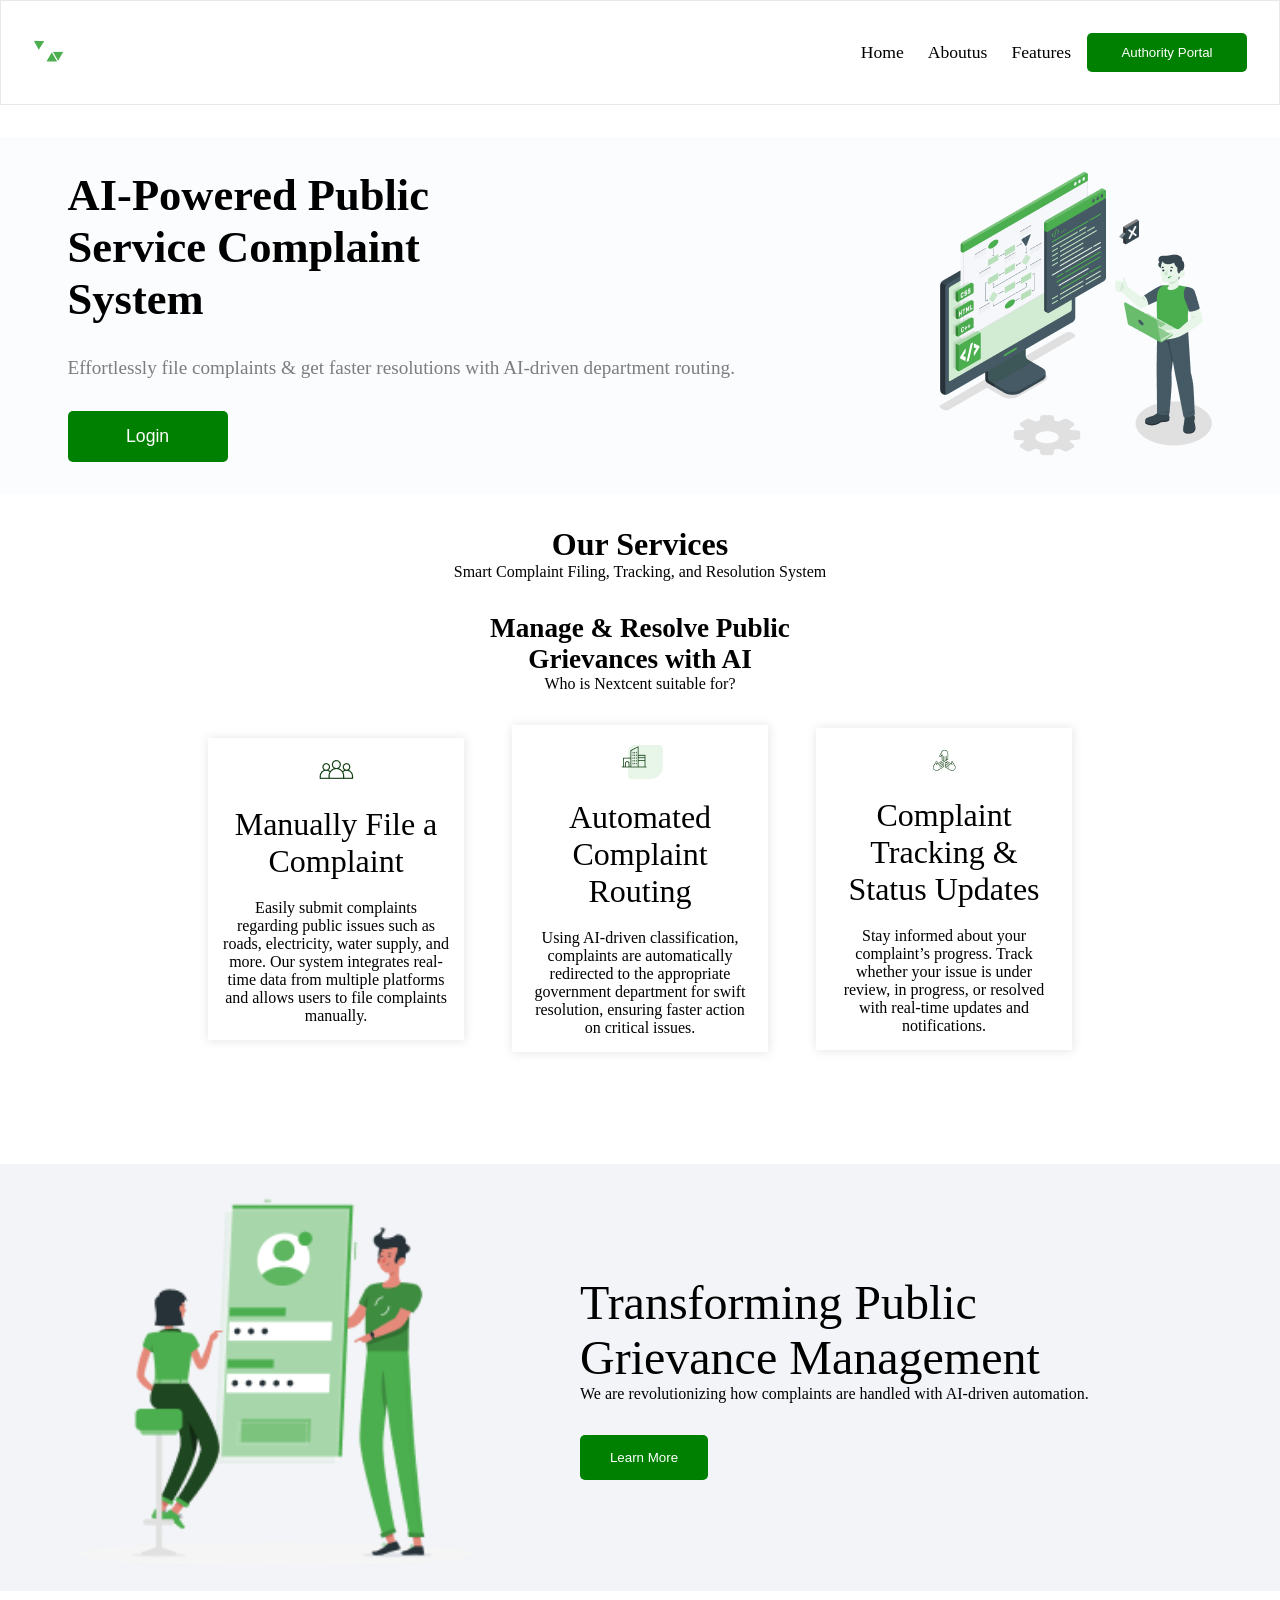
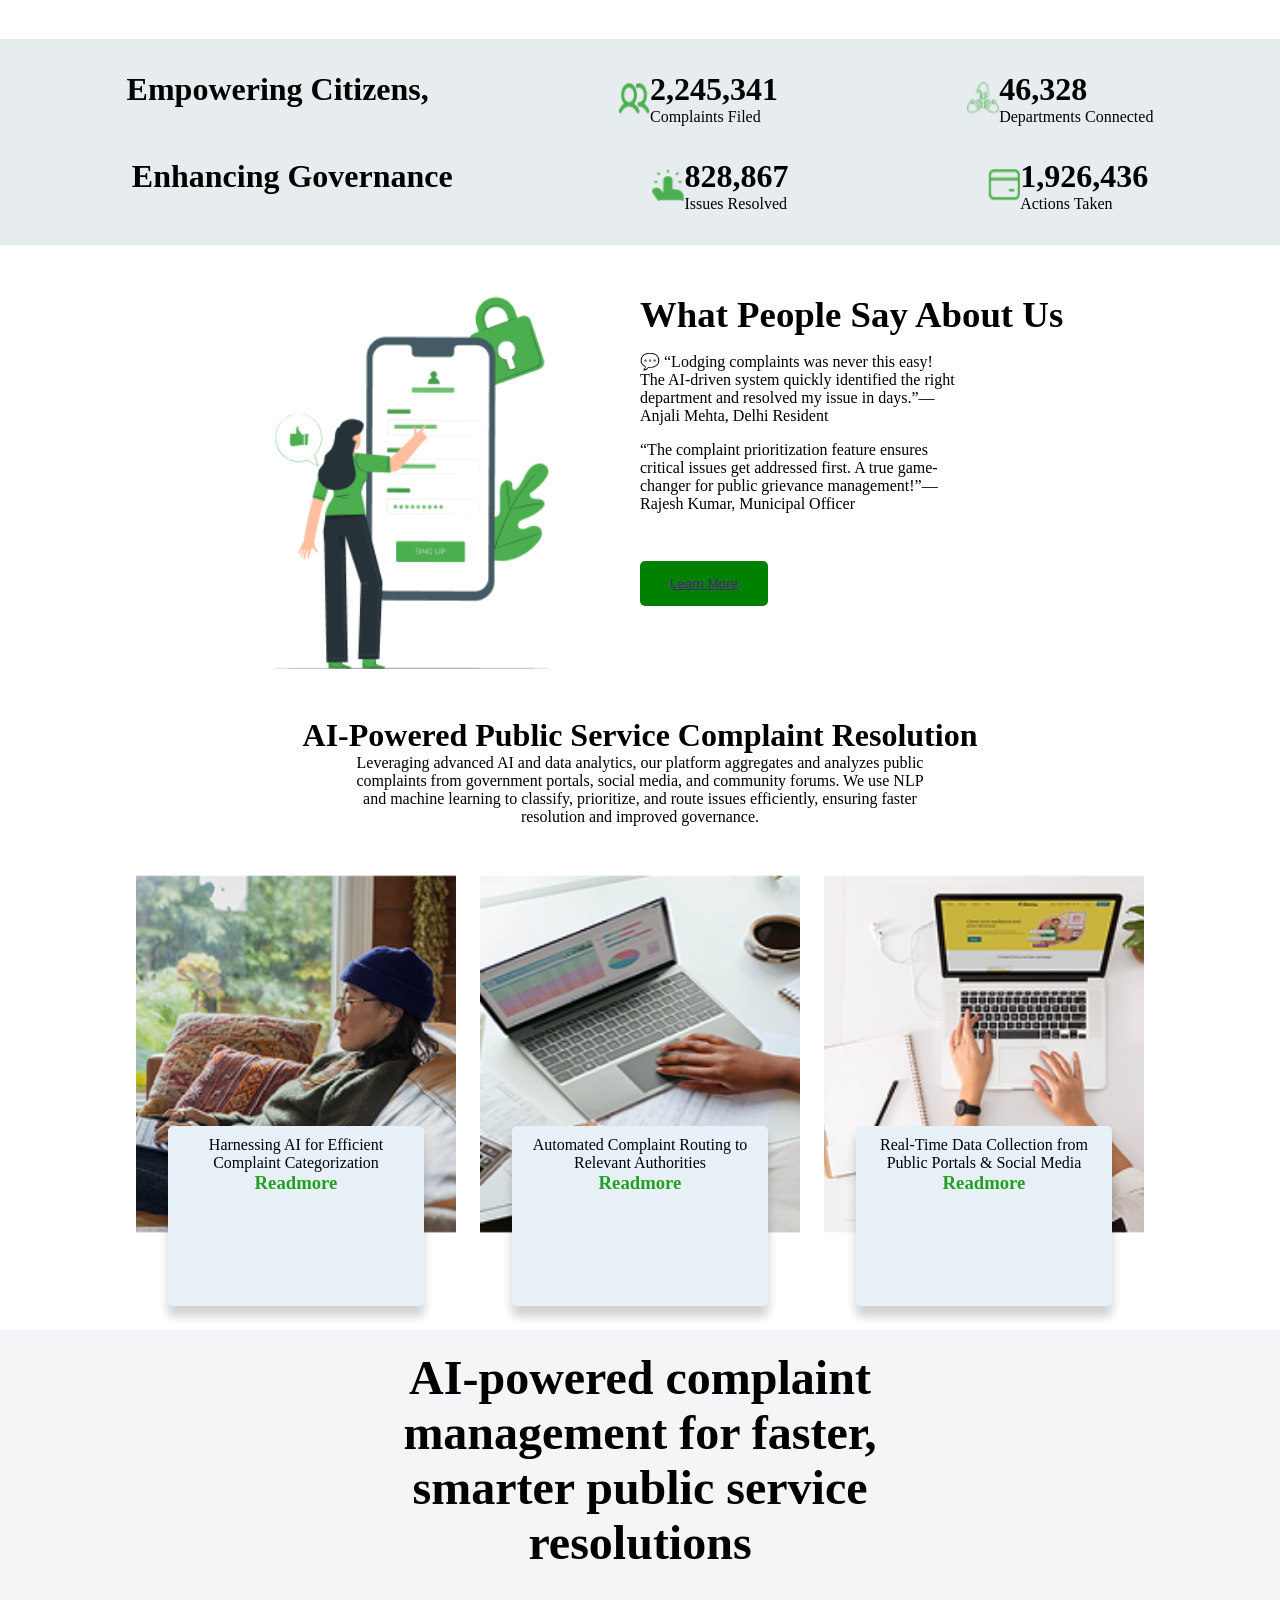
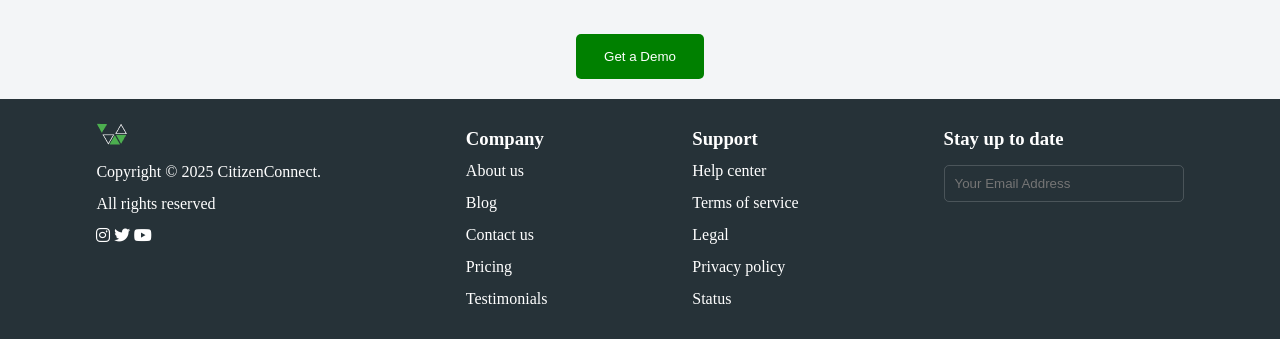
<file: Home page/index.html>
<!DOCTYPE html>
<html lang="en">

<head>
    <meta charset="UTF-8">
    <meta name="viewport" content="width=device-width, initial-scale=1.0">
    <title>Document</title>
    <link rel="stylesheet" href="https://cdnjs.cloudflare.com/ajax/libs/font-awesome/6.0.0-beta3/css/all.min.css">
    <link rel="stylesheet" href="style.css">

</head>

<body>
    <section class="nav-bar">
        <div class="logo">
            <img src="image/Icon.png" alt="icon">
        </div>

        <div class="btn">
            <div class="service">
                <a href="">Home</a>
                <a href="">Aboutus</a>
                <a href="">Features</a>
            </div>
            <button> <a href="http://localhost:8501/" style="color: white; text-decoration: none;" target="_blank">Authority Portal</a></button>

        </div>
    </section>
    <section class="main">
        <div class="text">
            <h1>AI-Powered Public Service Complaint System </h1>
            <p>Effortlessly file complaints & get faster resolutions with AI-driven department routing.</p>
    
            <button> <a href="http://localhost:8502/" style="color: white; text-decoration: none;" target="_blank">Login</a></button>

        </div>
        <div class="img">
            <img src="image/Illustration (1).png" alt="">
        </div>
    </section>
    <section class="our-service">
        <h1>Our Services</h1>
        <p>Smart Complaint Filing, Tracking, and Resolution System</p>
    </section>
    <section class="Manage-ai">
        <h1> Manage & Resolve Public Grievances with AI</h1>
        <p>Who is Nextcent suitable for?</p>
    </section>
    <section class="Ai-box">
        <div class="box">
            <img src="iconpng/Icon.png" alt="">
            <h1>Manually File a Complaint</h1>
            <p>Easily submit complaints regarding public issues such as roads,
                electricity, water supply, and more. Our system integrates real-time data from multiple platforms and
                allows users to file complaints manually.</p>
        </div>
        <div class="box">
            <img src="iconpng/Icon (1).png" alt="">
            <h1>Automated Complaint Routing</h1>
            <p>Using AI-driven classification, complaints are automatically redirected to the
                appropriate government department for swift resolution, ensuring faster action on critical issues.</p>
        </div>
        <div class="box">
            <img src="iconpng/Icon (2).png" alt="">
            <h1>Complaint Tracking & Status Updates</h1>
            <p>Stay informed about your complaint’s progress. Track whether your issue is under review, in progress,
                or resolved with real-time updates and notifications.</p>
        </div>
    </section>
    <section class="learn-more">
        <div class="img">
            <img src="mobile-login/rafiki.png" alt="">
        </div>
        <div class="texttt">
            <h1>Transforming Public Grievance Management</h1>
            <p>We are revolutionizing how complaints are handled with AI-driven automation.</p>
            <button>Learn More</button>
        </div>
    </section>
    <section class="server">
        <div class="box1">
            <h1>Empowering Citizens,</h1>
            <div class="mini-box">
                <img src="iconpng/Vector.png" alt="">
                <div class="tex">
                    <h1>2,245,341</h1>
                    <p>Complaints Filed</p>
                </div>
            </div>
            <div class="mini-box">
                <img src="iconpng/Group 2.png" alt="">
                <div class="tex">
                    <h1> 46,328</h1>
                    <p>Departments Connected</p>
                </div>
            </div>
        </div>
        <div class="box1">
            <h1>Enhancing Governance</h1>
            <div class="mini-box">
                <img src="iconpng/Vector (1).png" alt="">
                <div class="tex">
                    <h1>828,867</h1>
                    <p>Issues Resolved</p>
                </div>
            </div>
            <div class="mini-box">
                <img src="iconpng/Vector (2).png" alt="">
                <div class="tex">
                    <h1>1,926,436</h1>
                    <p>Actions Taken</p>
                </div>
            </div>
        </div>
    </section>
    <section class="people">
        <img src="mobile-login/pana.png" alt="">
        <div class="about">
            <h1>What People Say About Us</h1>
            <p>💬 “Lodging complaints was never this easy! The AI-driven system   quickly identified the right department and resolved my issue in days.”— Anjali Mehta, Delhi Resident</p>
            <p>“The complaint prioritization feature ensures critical issues get addressed first. A true game-changer for public grievance management!”— Rajesh Kumar, Municipal Officer</p>
                <button> <a href="" >Learn More</a></button>
        </div>
    </section>
    <section class="Ai-power">
        <h1>
            AI-Powered Public Service Complaint Resolution
        </h1>
        <p>Leveraging advanced AI and data analytics, our platform aggregates and analyzes public
             complaints from government portals, social media, and community forums. We use NLP 
             and machine learning to classify, prioritize, and route issues efficiently, ensuring faster resolution and improved governance.</p>
    </section>

    <section class="imge-box">
        <div class="box">
            <div class="para-box">
                <p>Harnessing AI for Efficient Complaint Categorization</p>
                <h3>Readmore</h3>
            </div>

        </div>
        <div class="box2">
            <div class="para-box">
                <p>Automated Complaint Routing to Relevant Authorities</p>
                <h3>Readmore</h3>
            </div>
        </div>
        <div class="box3">
            <div class="para-box">
                <p>Real-Time Data Collection from Public Portals & Social Media</p>
                <h3>Readmore</h3>

            </div>
        </div>
    </section>

    <section class="footer1">
        <h1>AI-powered complaint management for faster, smarter public service resolutions</h1>
        <button><a href="https://arupuh6bnfbq2en0-5x8fh1uil.preview.co.dev/" style="text-decoration: none; color: white;">Get a Demo</a></button>
    </section>
    <section class="footer">
        <div class="box">
            <img src="image/Icon.png" alt="">
            <p>Copyright  © 2025 CitizenConnect.</p>
            <p>All rights reserved</p>
            <i class="fa-brands fa-instagram"></i>
            <i class="fa-brands fa-twitter"></i>
            <i class="fa-brands fa-youtube"></i>
        </div>
        <div class="box">
            <h3>Company</h3>
            <a href="">About us</a>
            <a href="">Blog</a>
            <a href="">Contact us</a>
            <a href="">Pricing</a>
            <a href="">Testimonials</a>
        </div>
        <div class="box">
            <h3>Support</h3>
            <a href="">Help center</a>
            <a href="">Terms of service</a>
            <a href="">Legal</a>
            <a href="">Privacy policy</a>
            <a href="">Status</a>
        </div>
        <div class="box">
            <h3>Stay up to date</h3>
            <input type="email" placeholder="Your Email Address">
        </div>
    </section>
</body>

</html>
</file>
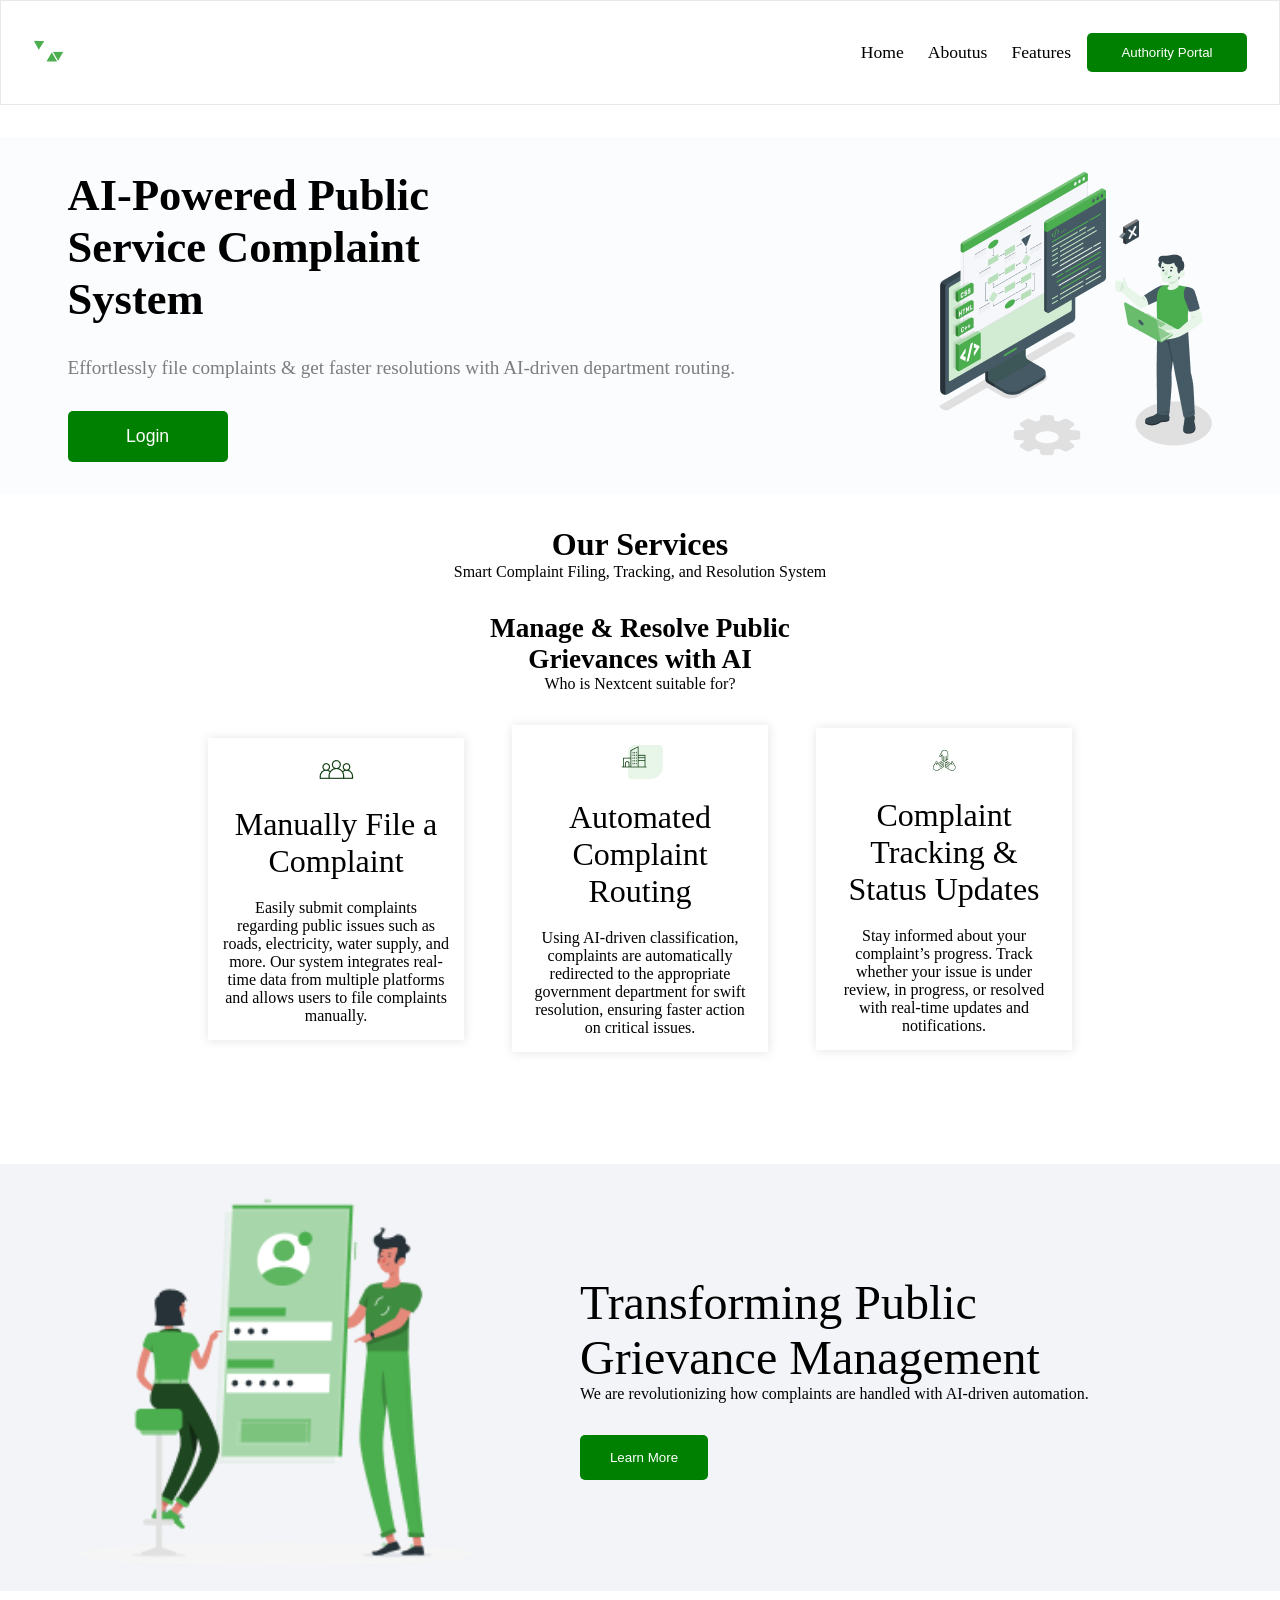
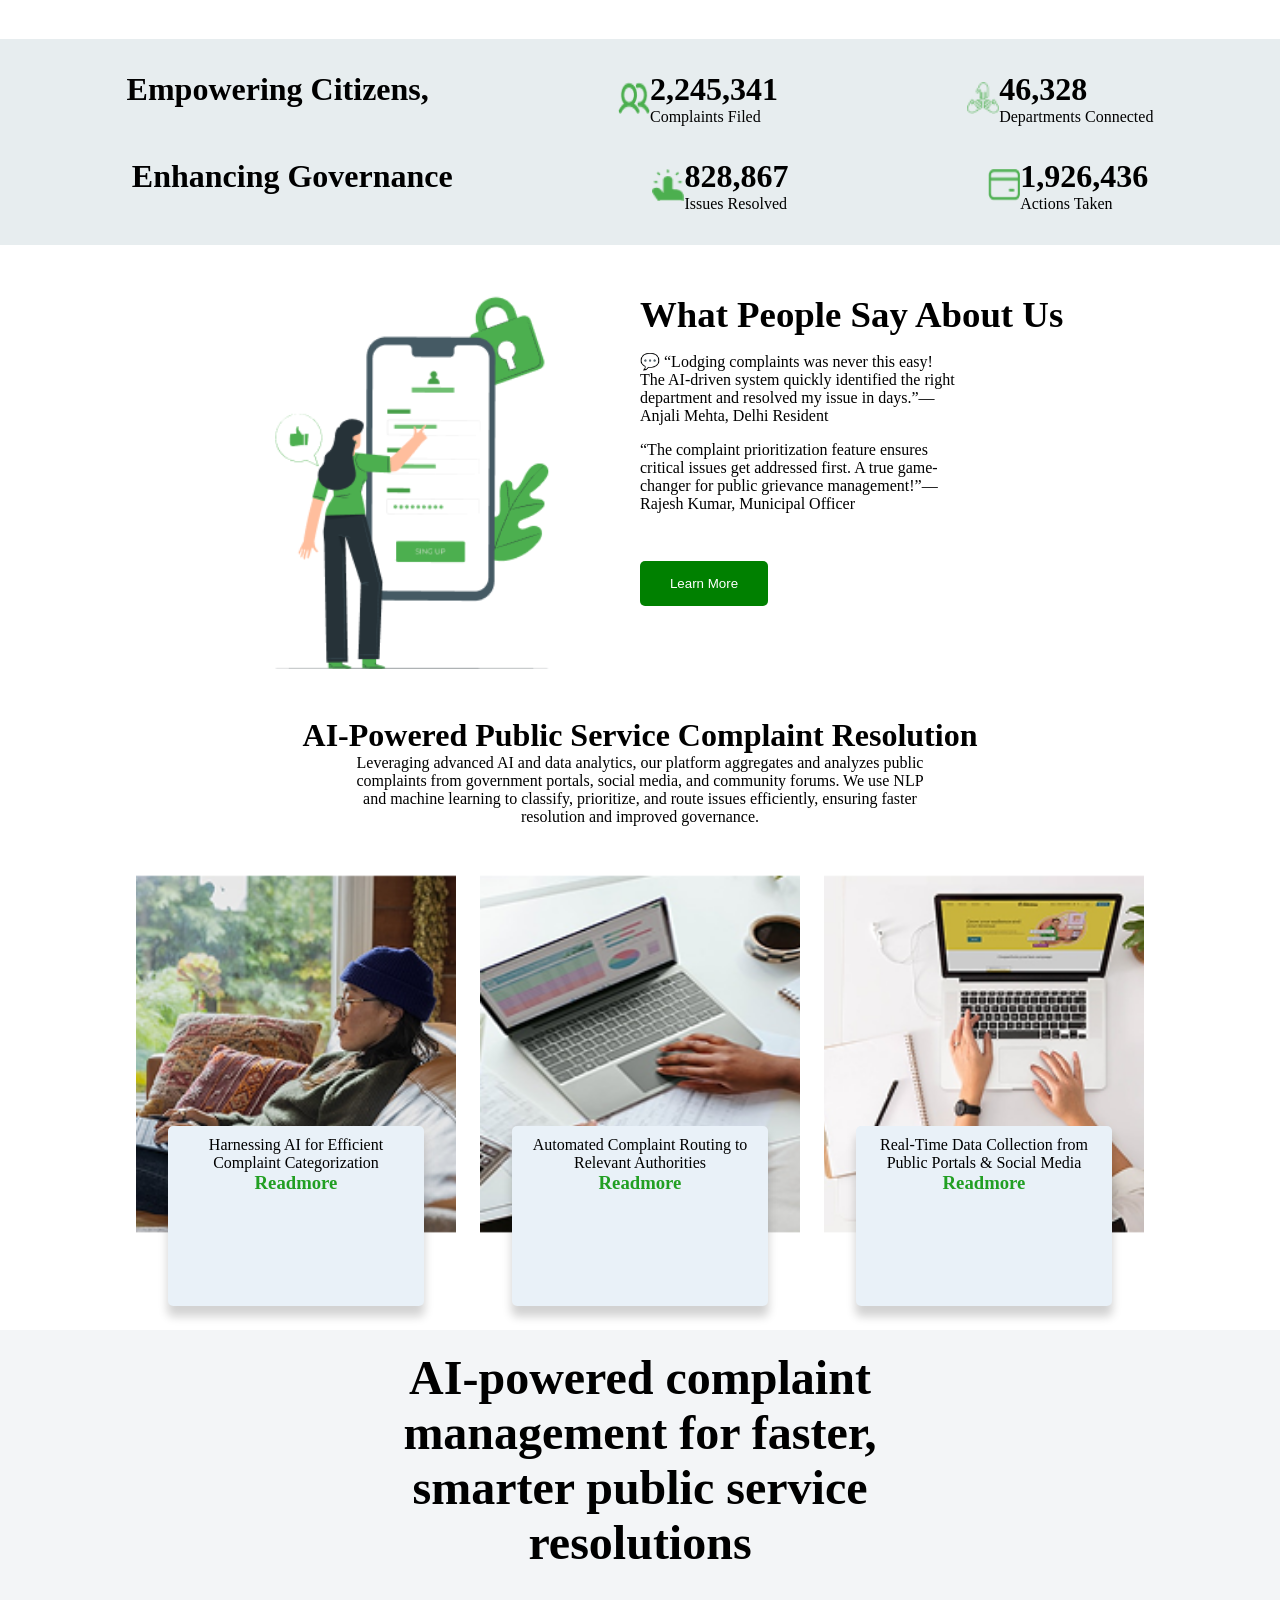
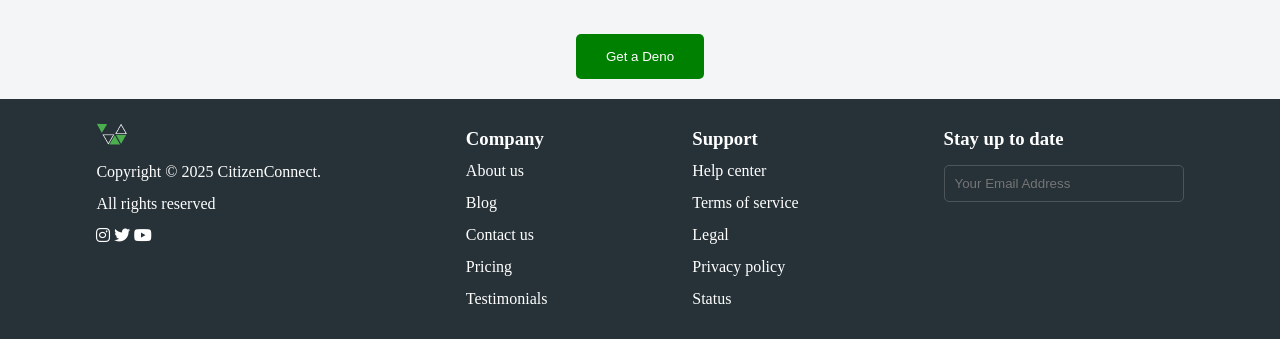
<file: Update AITR/Home page/index.html>
<!DOCTYPE html>
<html lang="en">

<head>
    <meta charset="UTF-8">
    <meta name="viewport" content="width=device-width, initial-scale=1.0">
    <title>Document</title>
    <link rel="stylesheet" href="https://cdnjs.cloudflare.com/ajax/libs/font-awesome/6.0.0-beta3/css/all.min.css">
    <link rel="stylesheet" href="style.css">

</head>

<body>
    <section class="nav-bar">
        <div class="logo">
            <img src="image/Icon.png" alt="icon">
        </div>

        <div class="btn">
            <div class="service">
                <a href="">Home</a>
                <a href="C:\Users\ishan\Desktop\aitr project\Update AITR\About Us\aboutus.html">Aboutus</a>
                <a href="">Features</a>
            </div>
            <button> <a href="http://localhost:8501/" style="color: white; text-decoration: none;" target="_blank">Authority Portal</a></button>
        </div>
    </section>
    <section class="main">
        <div class="text">
            <h1>AI-Powered Public Service Complaint System </h1>
            <p>Effortlessly file complaints & get faster resolutions with AI-driven department routing.</p>
            <button> <a href="http://localhost:8502/" style="color: white; text-decoration: none;" target="_blank">Login</a></button>
           
        </div>
        <div class="img">
            <img src="image/Illustration (1).png" alt="">
        </div>
    </section>
    <section class="our-service">
        <h1>Our Services</h1>
        <p>Smart Complaint Filing, Tracking, and Resolution System</p>
    </section>
    <section class="Manage-ai">
        <h1> Manage & Resolve Public Grievances with AI</h1>
        <p>Who is Nextcent suitable for?</p>
    </section>
    <section class="Ai-box">
        <div class="box">
            <img src="iconpng/Icon.png" alt="">
            <h1>Manually File a Complaint</h1>
            <p>Easily submit complaints regarding public issues such as roads,
                electricity, water supply, and more. Our system integrates real-time data from multiple platforms and
                allows users to file complaints manually.</p>
        </div>
        <div class="box">
            <img src="iconpng/Icon (1).png" alt="">
            <h1>Automated Complaint Routing</h1>
            <p>Using AI-driven classification, complaints are automatically redirected to the
                appropriate government department for swift resolution, ensuring faster action on critical issues.</p>
        </div>
        <div class="box">
            <img src="iconpng/Icon (2).png" alt="">
            <h1>Complaint Tracking & Status Updates</h1>
            <p>Stay informed about your complaint’s progress. Track whether your issue is under review, in progress,
                or resolved with real-time updates and notifications.</p>
        </div>
    </section>
    <section class="learn-more">
        <div class="img">
            <img src="mobile-login/rafiki.png" alt="">
        </div>
        <div class="texttt">
            <h1>Transforming Public Grievance Management</h1>
            <p>We are revolutionizing how complaints are handled with AI-driven automation.</p>
            <button>Learn More</button>
        </div>
    </section>
    <section class="server">
        <div class="box1">
            <h1>Empowering Citizens,</h1>
            <div class="mini-box">
                <img src="iconpng/Vector.png" alt="">
                <div class="tex">
                    <h1>2,245,341</h1>
                    <p>Complaints Filed</p>
                </div>
            </div>
            <div class="mini-box">
                <img src="iconpng/Group 2.png" alt="">
                <div class="tex">
                    <h1> 46,328</h1>
                    <p>Departments Connected</p>
                </div>
            </div>
        </div>
        <div class="box1">
            <h1>Enhancing Governance</h1>
            <div class="mini-box">
                <img src="iconpng/Vector (1).png" alt="">
                <div class="tex">
                    <h1>828,867</h1>
                    <p>Issues Resolved</p>
                </div>
            </div>
            <div class="mini-box">
                <img src="iconpng/Vector (2).png" alt="">
                <div class="tex">
                    <h1>1,926,436</h1>
                    <p>Actions Taken</p>
                </div>
            </div>
        </div>
    </section>
    <section class="people">
        <img src="mobile-login/pana.png" alt="">
        <div class="about">
            <h1>What People Say About Us</h1>
            <p>💬 “Lodging complaints was never this easy! The AI-driven system   quickly identified the right department and resolved my issue in days.”— Anjali Mehta, Delhi Resident</p>
            <p>“The complaint prioritization feature ensures critical issues get addressed first. A true game-changer for public grievance management!”— Rajesh Kumar, Municipal Officer</p>
                <button> <a href="" >Learn More</a></button>
        </div>
    </section>
    <section class="Ai-power">
        <h1>
            AI-Powered Public Service Complaint Resolution
        </h1>
        <p>Leveraging advanced AI and data analytics, our platform aggregates and analyzes public
             complaints from government portals, social media, and community forums. We use NLP 
             and machine learning to classify, prioritize, and route issues efficiently, ensuring faster resolution and improved governance.</p>
    </section>

    <section class="imge-box">
        <div class="box">
            <div class="para-box">
                <p>Harnessing AI for Efficient Complaint Categorization</p>
                <h3>Readmore</h3>
            </div>

        </div>
        <div class="box2">
            <div class="para-box">
                <p>Automated Complaint Routing to Relevant Authorities</p>
                <h3>Readmore</h3>
            </div>
        </div>
        <div class="box3">
            <div class="para-box">
                <p>Real-Time Data Collection from Public Portals & Social Media</p>
                <h3>Readmore</h3>

            </div>
        </div>
    </section>

    <section class="footer1">
        <h1>AI-powered complaint management for faster, smarter public service resolutions</h1>
        <button>Get a Deno</button>
    </section>
    <section class="footer">
        <div class="box">
            <img src="image/Icon.png" alt="">
            <p>Copyright  © 2025 CitizenConnect.</p>
            <p>All rights reserved</p>
            <i class="fa-brands fa-instagram"></i>
            <i class="fa-brands fa-twitter"></i>
            <i class="fa-brands fa-youtube"></i>
        </div>
        <div class="box">
            <h3>Company</h3>
            <a href="">About us</a>
            <a href="">Blog</a>
            <a href="">Contact us</a>
            <a href="">Pricing</a>
            <a href="">Testimonials</a>
        </div>
        <div class="box">
            <h3>Support</h3>
            <a href="">Help center</a>
            <a href="">Terms of service</a>
            <a href="">Legal</a>
            <a href="">Privacy policy</a>
            <a href="">Status</a>
        </div>
        <div class="box">
            <h3>Stay up to date</h3>
            <input type="email" placeholder="Your Email Address">
        </div>
    </section>
</body>

</html>
</file>
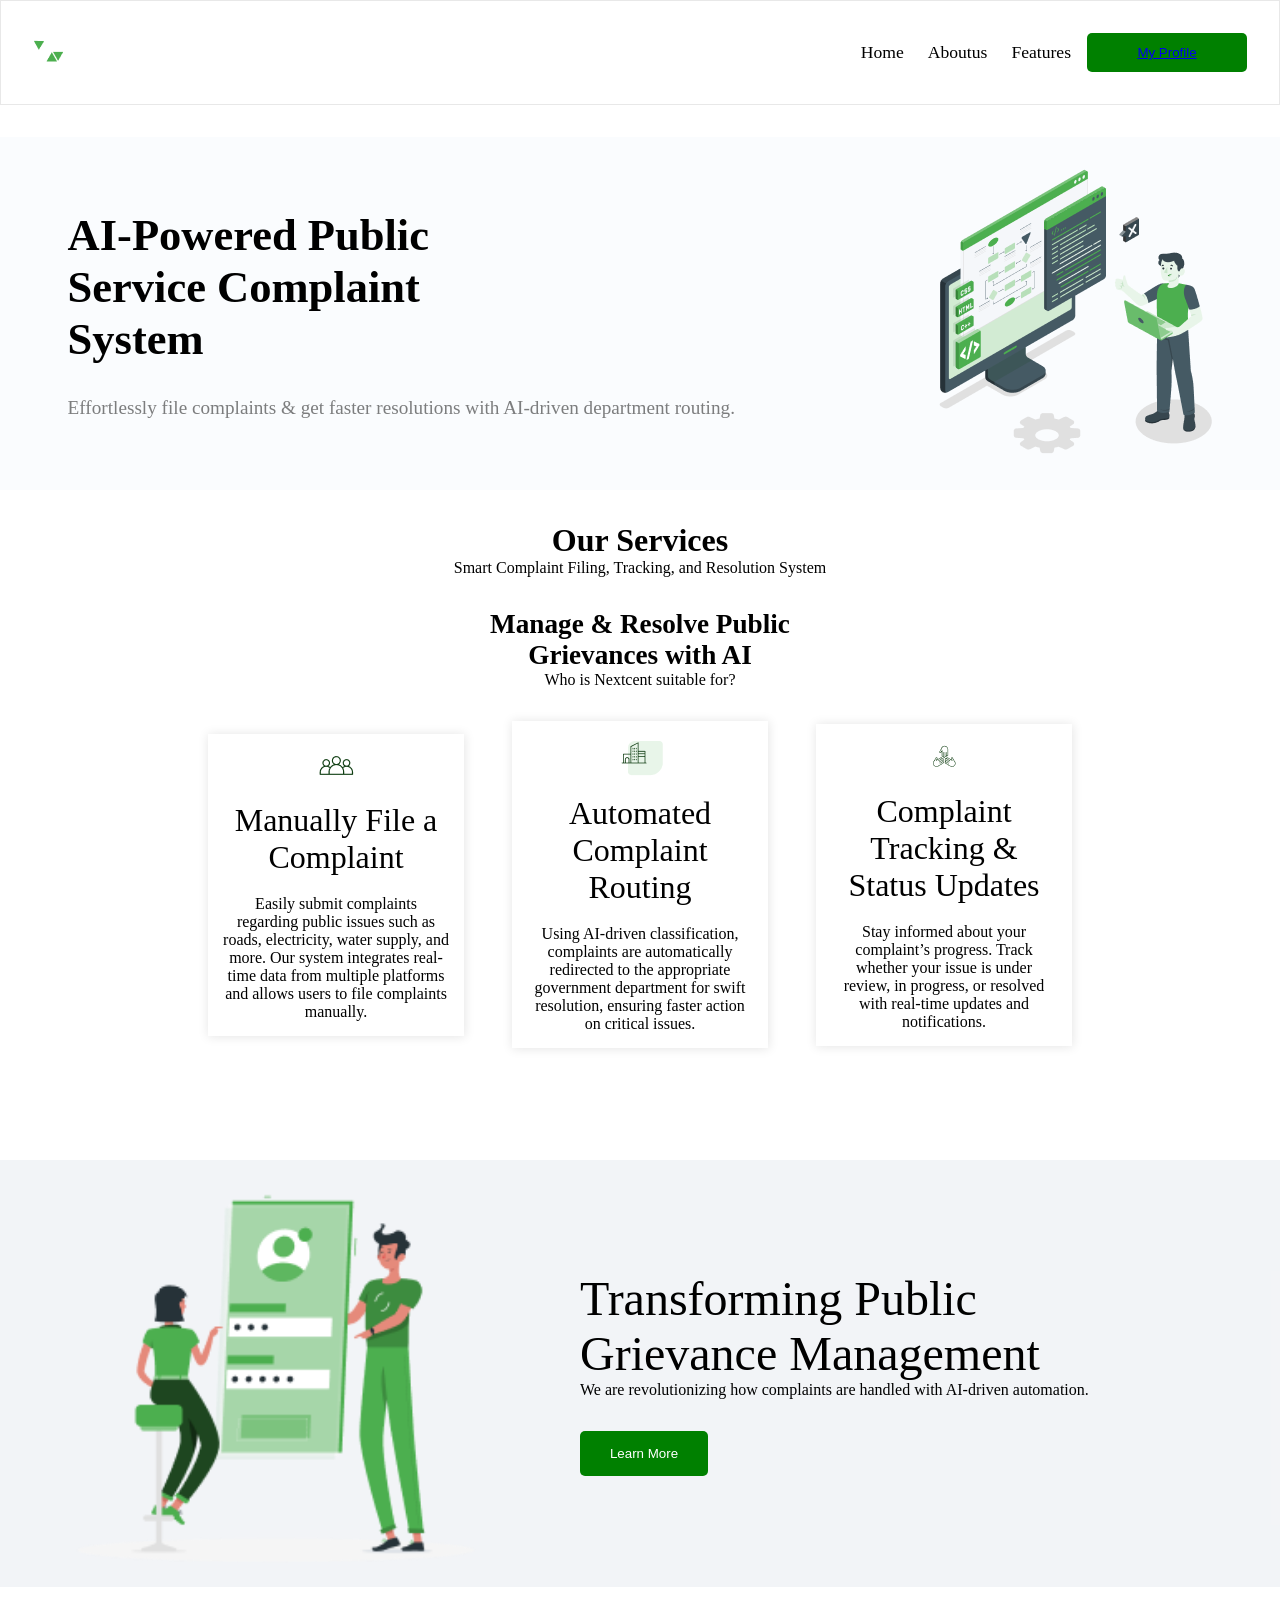
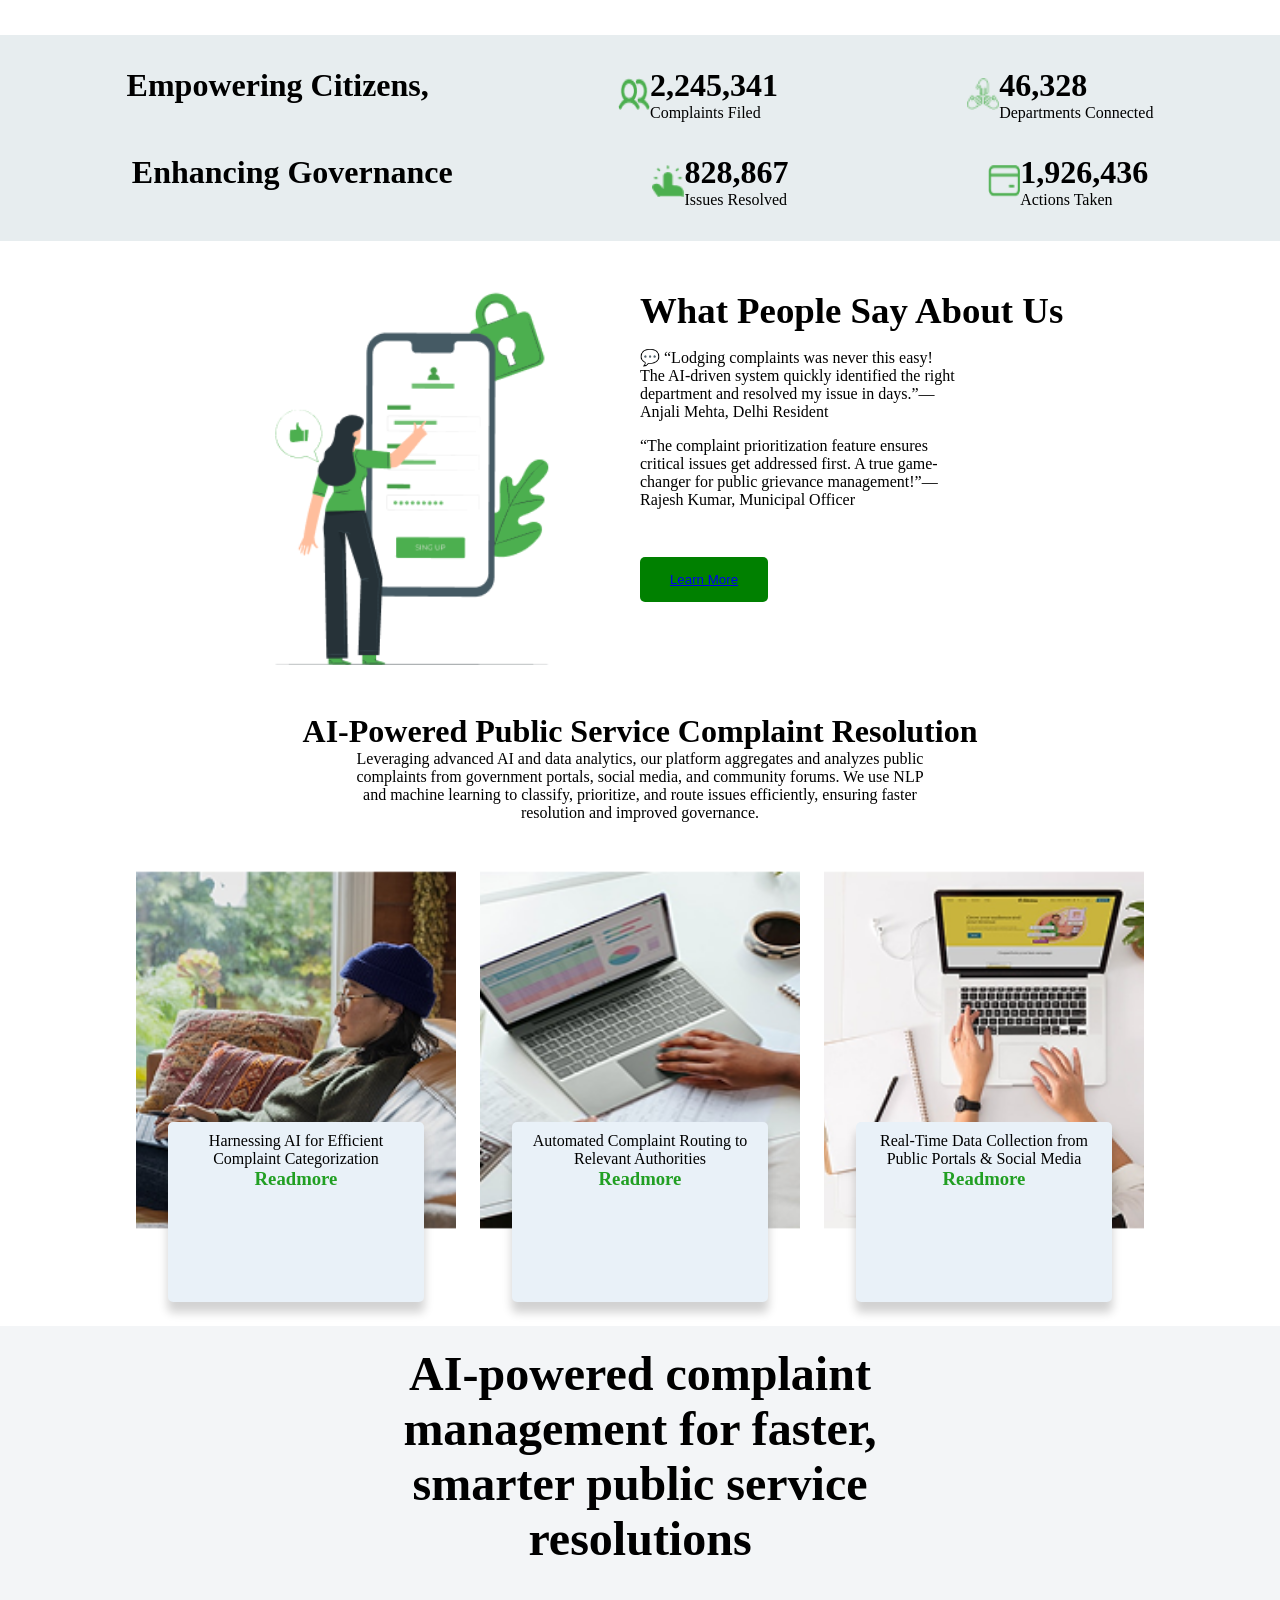
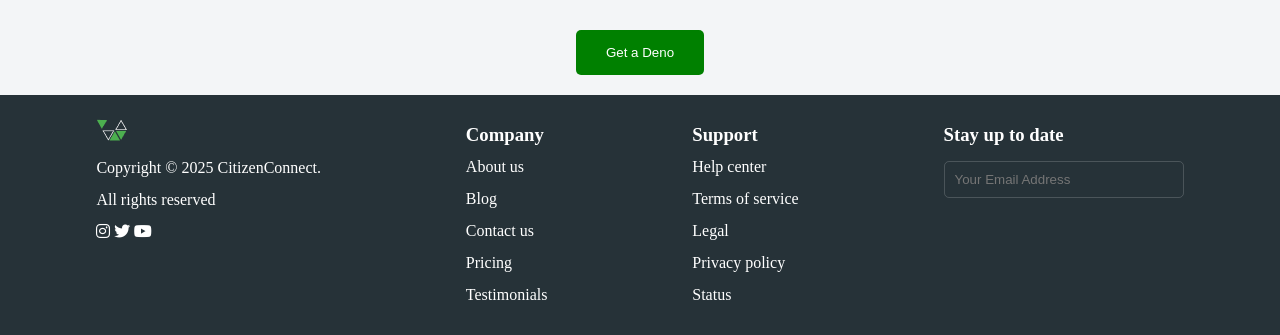
<file: Home page/new homepage.html>
<!DOCTYPE html>
<html lang="en">

<head>
    <meta charset="UTF-8">
    <meta name="viewport" content="width=device-width, initial-scale=1.0">
    <title>Document</title>
    <link rel="stylesheet" href="https://cdnjs.cloudflare.com/ajax/libs/font-awesome/6.0.0-beta3/css/all.min.css">
    <link rel="stylesheet" href="new homepage.css">

</head>

<body>
    <section class="nav-bar">
        <div class="logo">
            <img src="image/Icon.png" alt="icon">
        </div>

        <div class="btn">
            <div class="service">
                <a href="">Home</a>
                <a href="\About Us\aboutus.html">Aboutus</a>
                <a href="\Feature page\index.html">Features</a>
            </div>
            <button> <a href="\Tracking\trackdas.html">My Profile</a></button>
        </div>
    </section>
    <section class="main">
        <div class="text">
            <h1>AI-Powered Public Service Complaint System </h1>
            <p>Effortlessly file complaints & get faster resolutions with AI-driven department routing.</p>
        </div>
        <div class="img">
            <img src="image/Illustration (1).png" alt="">
        </div>
    </section>
    <section class="our-service">
        <h1>Our Services</h1>
        <p>Smart Complaint Filing, Tracking, and Resolution System</p>
    </section>
    <section class="Manage-ai">
        <h1> Manage & Resolve Public Grievances with AI</h1>
        <p>Who is Nextcent suitable for?</p>
    </section>
    <section class="Ai-box">
        <div class="box">
            <img src="iconpng/Icon.png" alt="">
            <h1>Manually File a Complaint</h1>
            <p>Easily submit complaints regarding public issues such as roads,
                electricity, water supply, and more. Our system integrates real-time data from multiple platforms and
                allows users to file complaints manually.</p>
        </div>
        <div class="box">
            <img src="iconpng/Icon (1).png" alt="">
            <h1>Automated Complaint Routing</h1>
            <p>Using AI-driven classification, complaints are automatically redirected to the
                appropriate government department for swift resolution, ensuring faster action on critical issues.</p>
        </div>
        <div class="box">
            <img src="iconpng/Icon (2).png" alt="">
            <h1>Complaint Tracking & Status Updates</h1>
            <p>Stay informed about your complaint’s progress. Track whether your issue is under review, in progress,
                or resolved with real-time updates and notifications.</p>
        </div>
    </section>
    <section class="learn-more">
        <div class="img">
            <img src="mobile-login/rafiki.png" alt="">
        </div>
        <div class="texttt">
            <h1>Transforming Public Grievance Management</h1>
            <p>We are revolutionizing how complaints are handled with AI-driven automation.</p>
            <button>Learn More</button>
        </div>
    </section>
    <section class="server">
        <div class="box1">
            <h1>Empowering Citizens,</h1>
            <div class="mini-box">
                <img src="iconpng/Vector.png" alt="">
                <div class="tex">
                    <h1>2,245,341</h1>
                    <p>Complaints Filed</p>
                </div>
            </div>
            <div class="mini-box">
                <img src="iconpng/Group 2.png" alt="">
                <div class="tex">
                    <h1> 46,328</h1>
                    <p>Departments Connected</p>
                </div>
            </div>
        </div>
        <div class="box1">
            <h1>Enhancing Governance</h1>
            <div class="mini-box">
                <img src="iconpng/Vector (1).png" alt="">
                <div class="tex">
                    <h1>828,867</h1>
                    <p>Issues Resolved</p>
                </div>
            </div>
            <div class="mini-box">
                <img src="iconpng/Vector (2).png" alt="">
                <div class="tex">
                    <h1>1,926,436</h1>
                    <p>Actions Taken</p>
                </div>
            </div>
        </div>
    </section>
    <section class="people">
        <img src="mobile-login/pana.png" alt="">
        <div class="about">
            <h1>What People Say About Us</h1>
            <p>💬 “Lodging complaints was never this easy! The AI-driven system   quickly identified the right department and resolved my issue in days.”— Anjali Mehta, Delhi Resident</p>
            <p>“The complaint prioritization feature ensures critical issues get addressed first. A true game-changer for public grievance management!”— Rajesh Kumar, Municipal Officer</p>
                <button> <a href="\About Us\aboutus.html" >Learn More</a></button>
        </div>
    </section>
    <section class="Ai-power">
        <h1>
            AI-Powered Public Service Complaint Resolution
        </h1>
        <p>Leveraging advanced AI and data analytics, our platform aggregates and analyzes public
             complaints from government portals, social media, and community forums. We use NLP 
             and machine learning to classify, prioritize, and route issues efficiently, ensuring faster resolution and improved governance.</p>
    </section>

    <section class="imge-box">
        <div class="box">
            <div class="para-box">
                <p>Harnessing AI for Efficient Complaint Categorization</p>
                <h3>Readmore</h3>
            </div>

        </div>
        <div class="box2">
            <div class="para-box">
                <p>Automated Complaint Routing to Relevant Authorities</p>
                <h3>Readmore</h3>
            </div>
        </div>
        <div class="box3">
            <div class="para-box">
                <p>Real-Time Data Collection from Public Portals & Social Media</p>
                <h3>Readmore</h3>

            </div>
        </div>
    </section>

    <section class="footer1">
        <h1>AI-powered complaint management for faster, smarter public service resolutions</h1>
        <button>Get a Deno</button>
    </section>
    <section class="footer">
        <div class="box">
            <img src="image/Icon.png" alt="">
            <p>Copyright  © 2025 CitizenConnect.</p>
            <p>All rights reserved</p>
            <i class="fa-brands fa-instagram"></i>
            <i class="fa-brands fa-twitter"></i>
            <i class="fa-brands fa-youtube"></i>
        </div>
        <div class="box">
            <h3>Company</h3>
            <a href="">About us</a>
            <a href="">Blog</a>
            <a href="">Contact us</a>
            <a href="">Pricing</a>
            <a href="">Testimonials</a>
        </div>
        <div class="box">
            <h3>Support</h3>
            <a href="">Help center</a>
            <a href="">Terms of service</a>
            <a href="">Legal</a>
            <a href="">Privacy policy</a>
            <a href="">Status</a>
        </div>
        <div class="box">
            <h3>Stay up to date</h3>
            <input type="email" placeholder="Your Email Address">
        </div>
    </section>
</body>

</html>
</file>
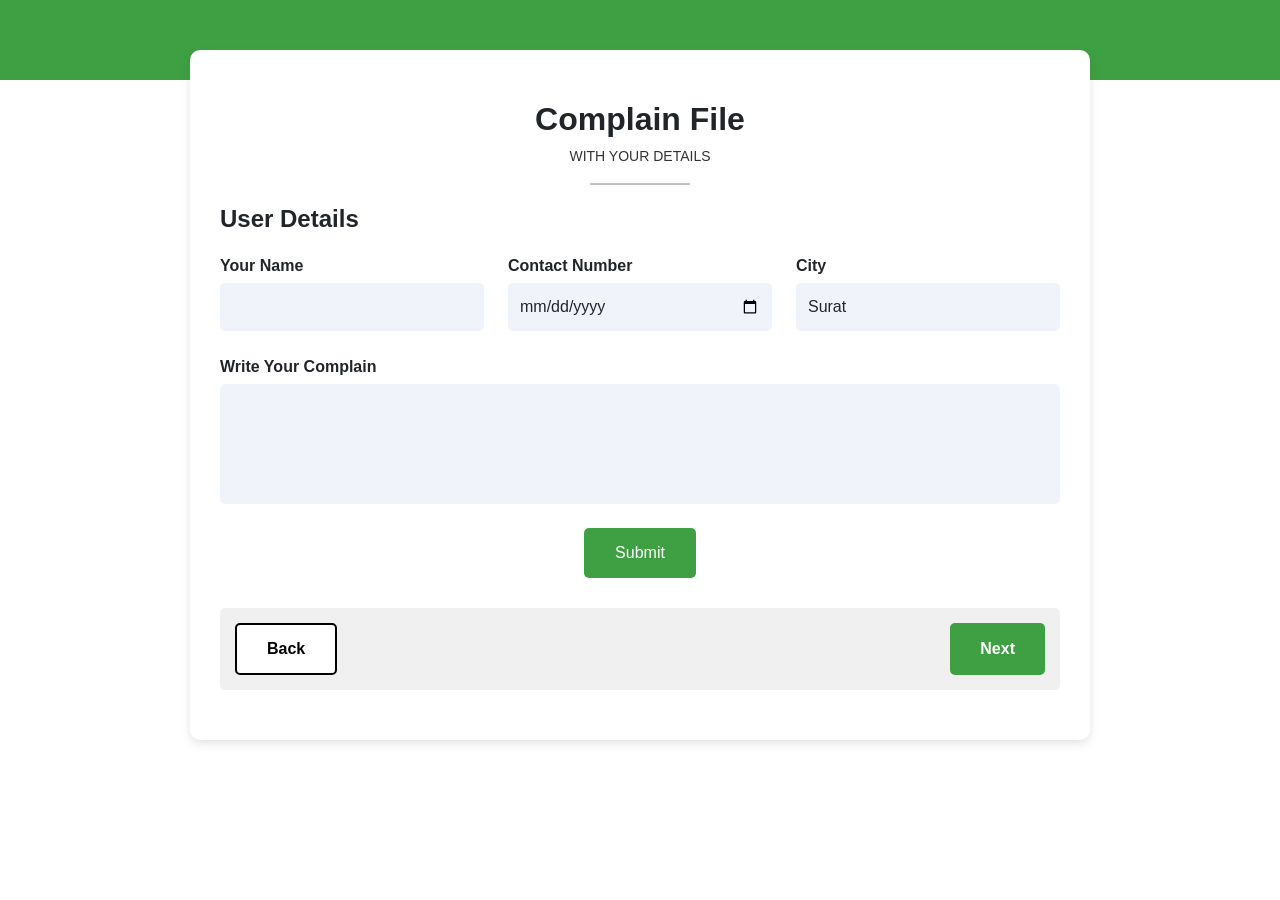
<file: Update AITR/Complain pages/complainfile.html>
<!DOCTYPE html>
<html lang="en">
<head>
    <meta charset="UTF-8">
    <meta name="viewport" content="width=device-width, initial-scale=1.0">
    <title>Complain File</title>
    <link rel="stylesheet" href="https://cdn.jsdelivr.net/npm/bootstrap@5.3.0/dist/css/bootstrap.min.css">
    <link rel="stylesheet" href="complainfile.css">
</head>
<body>

    <!-- Green Header Section -->
    <div class="header"></div>

    <!-- Main Content -->
    <div class="container form-container">
        <h2 class="text-center title">Complain File</h2>
        <p class="text-center subtitle">WITH YOUR DETAILS</p>
        <hr class="title-underline">

        <!-- User Details Section -->
        <h4 class="user-details">User Details</h4>

        <form>
            <div class="row">
                <!-- Name -->
                <div class="col-md-4">
                    <label class="form-label">Your Name</label>
                    <input type="text" class="form-control">
                </div>
                <!-- Contact Number -->
                <div class="col-md-4">
                    <label class="form-label">Contact Number</label>
                    <input type="date" class="form-control">
                </div>
                <!-- City -->
                <div class="col-md-4">
                    <label class="form-label">City</label>
                    <select class="form-select">
                        <option>Surat</option>
                        <option>Delhi</option>
                        <option>Mumbai</option>
                        <option>Bangalore</option>
                    </select>
                </div>
            </div>

            <!-- Complaint Text Area -->
            <div class="mt-4">
                <label class="form-label">Write Your Complain</label>
                <textarea class="form-control complain-box"></textarea>
            </div>

            <!-- Submit Button -->
            <div class="text-center mt-4">
                <button type="submit" class="btn submit-btn"><a href="">Submit</a></button>
            </div>

            <!-- Navigation Buttons -->
            <div class="button-container">
                <button type="button" class="btn back-btn">Back</button>
                <button  type="button" class="btn next-btn"> <a href="..\Complain pages\departcomplain.html">Next</a></a></button>
            </div>
        </form>
    </div>

</body>
</html>
</file>
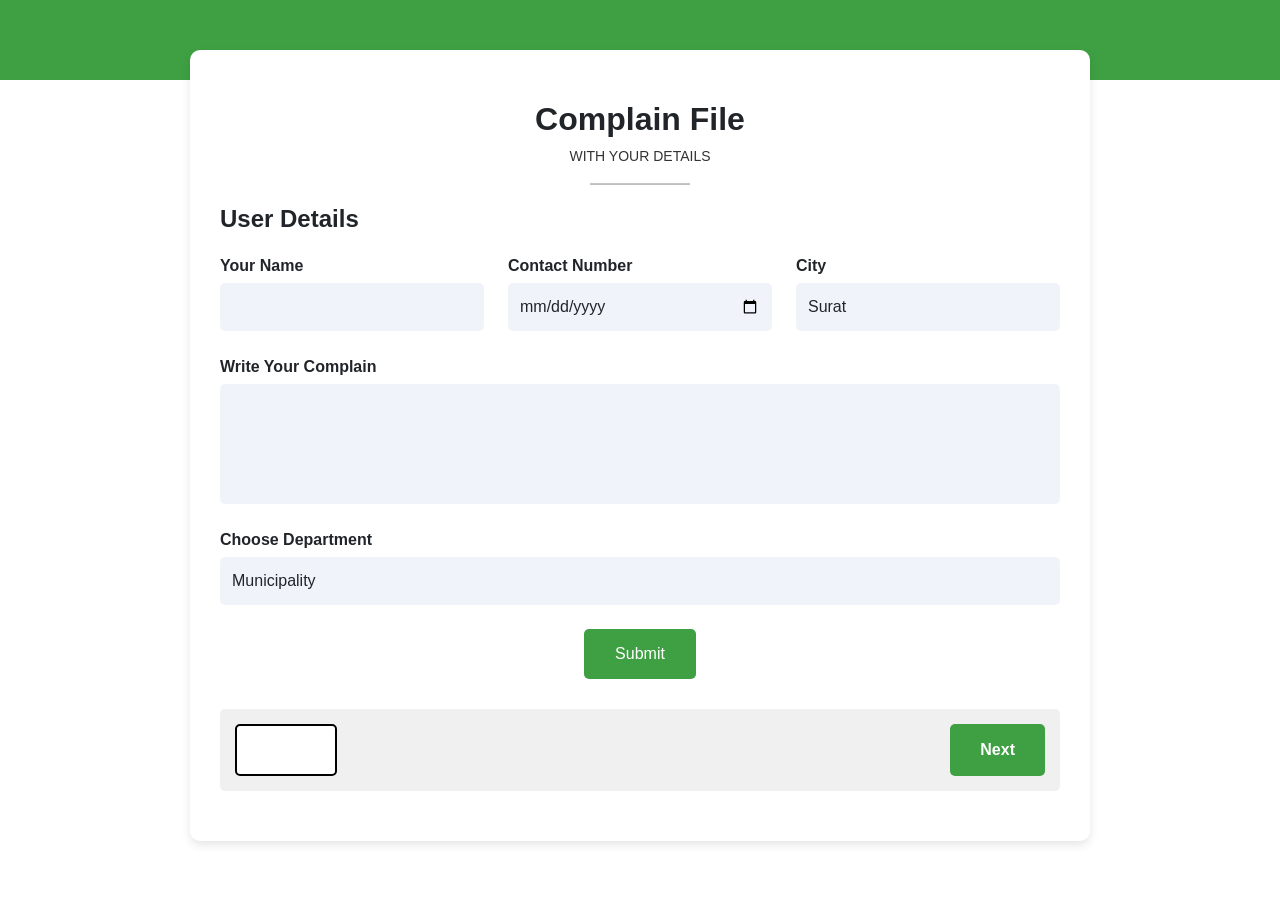
<file: Update AITR/Complain pages/departcomplain.html>
<!DOCTYPE html>
<html lang="en">
<head>
    <meta charset="UTF-8">
    <meta name="viewport" content="width=device-width, initial-scale=1.0">
    <title>Complain File</title>
    <link rel="stylesheet" href="https://cdn.jsdelivr.net/npm/bootstrap@5.3.0/dist/css/bootstrap.min.css">
    <link rel="stylesheet" href="departcomplain.css">
</head>
<body>

    <!-- Green Header -->
    <div class="header"></div>

    <!-- Main Content -->
    <div class="container form-container">
        <h2 class="text-center title">Complain File</h2>
        <p class="text-center subtitle">WITH YOUR DETAILS</p>
        <hr class="title-underline">

        <!-- User Details Section -->
        <h4 class="user-details">User Details</h4>

        <form>
            <div class="row">
                <!-- Name -->
                <div class="col-md-4">
                    <label class="form-label">Your Name</label>
                    <input type="text" class="form-control">
                </div>
                <!-- Contact Number -->
                <div class="col-md-4">
                    <label class="form-label">Contact Number</label>
                    <input type="date" class="form-control">
                </div>
                <!-- City -->
                <div class="col-md-4">
                    <label class="form-label">City</label>
                    <select class="form-select">
                        <option>Surat</option>
                        <option>Delhi</option>
                        <option>Mumbai</option>
                        <option>Bangalore</option>
                    </select>
                </div>
            </div>

            <!-- Complaint Text Area -->
            <div class="mt-4">
                <label class="form-label">Write Your Complain</label>
                <textarea class="form-control complain-box"></textarea>
            </div>

            <!-- Department Selection -->
            <div class="mt-4">
                <label class="form-label">Choose Department</label>
                <select class="form-select">
                    <option>Municipality</option>
                    <option>Police Department</option>
                    <option>Water Supply</option>
                    <option>Electricity Board</option>
                </select>
            </div>

            <!-- Submit Button -->
            <div class="text-center mt-4">
                <button type="submit" class="btn submit-btn"><a href="..\Tracking\track.html">Submit</a></button>
            </div>

            <!-- Navigation Buttons -->
            <div class="button-container">
                <button type="button" class="btn back-btn">Back</button>
                <button type="button" class="btn next-btn">Next</button>
            </div>
        </form>
    </div>

</body>
</html>
</file>
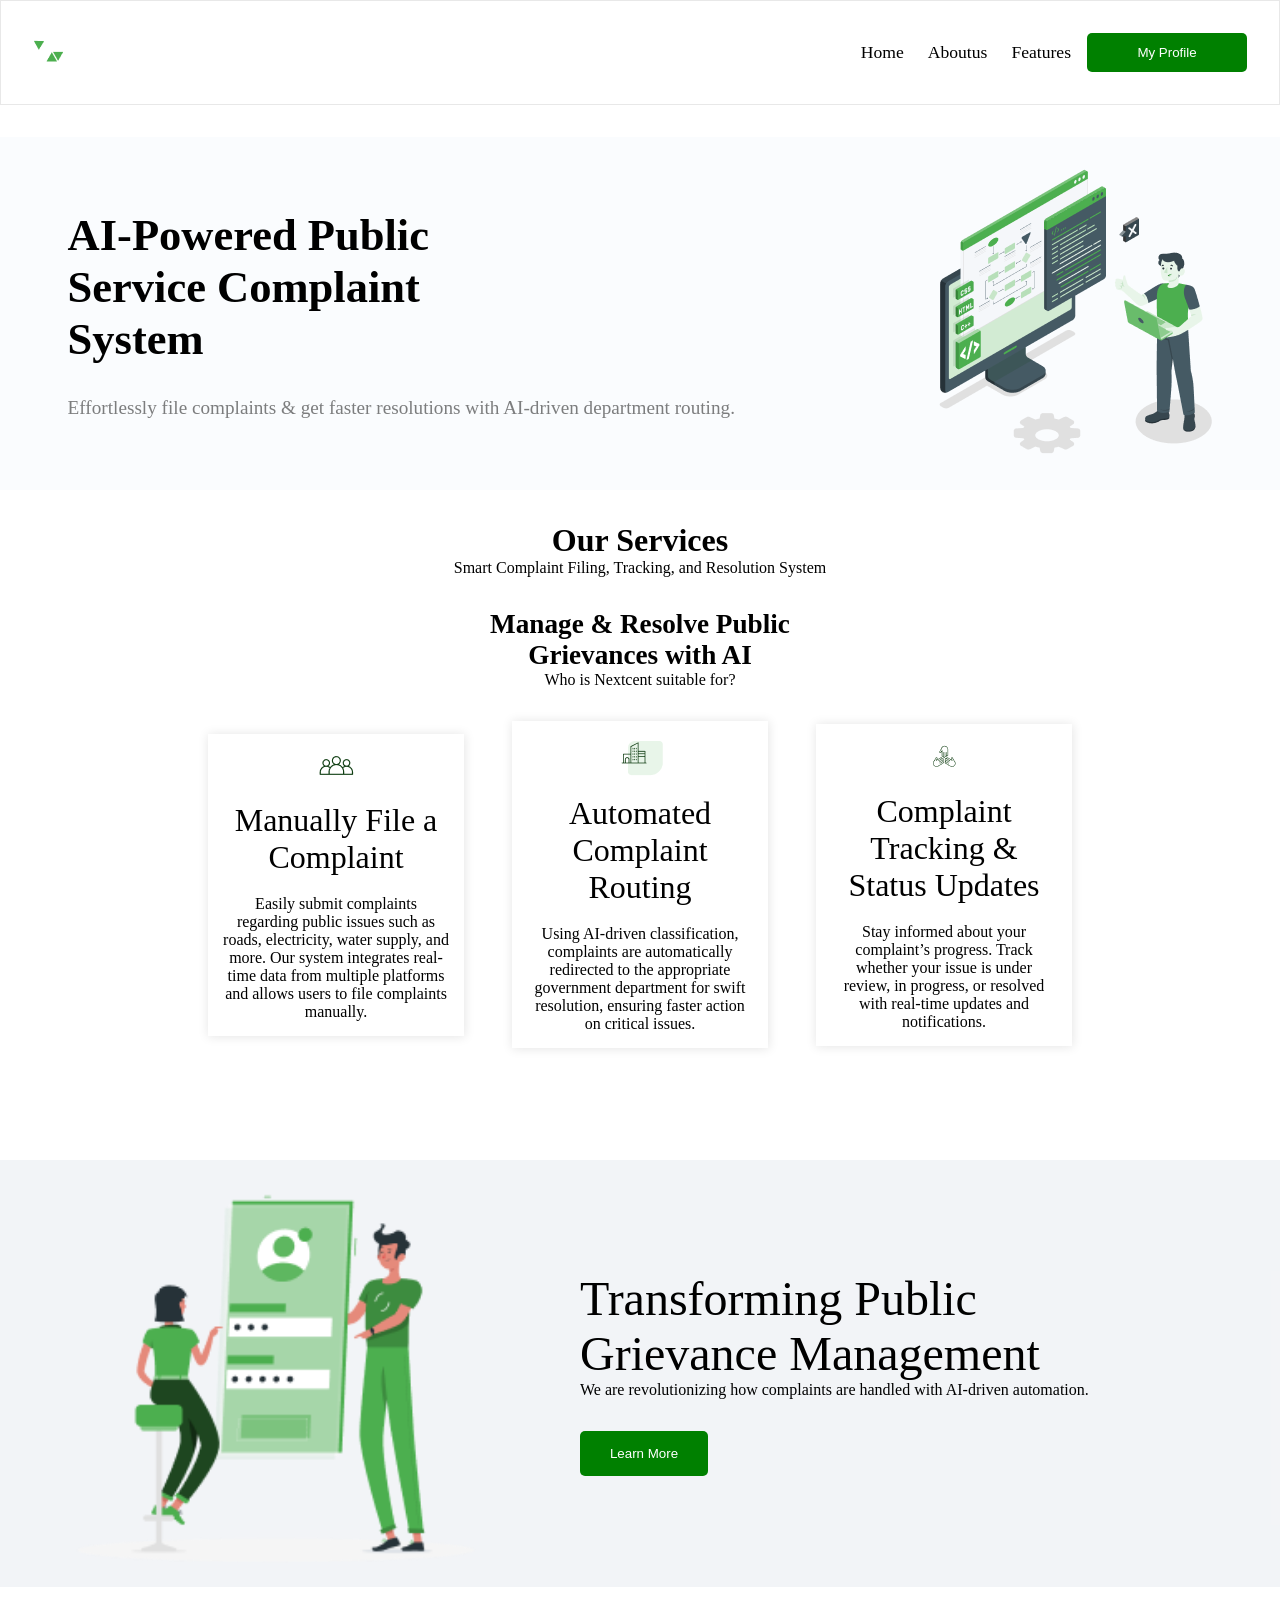
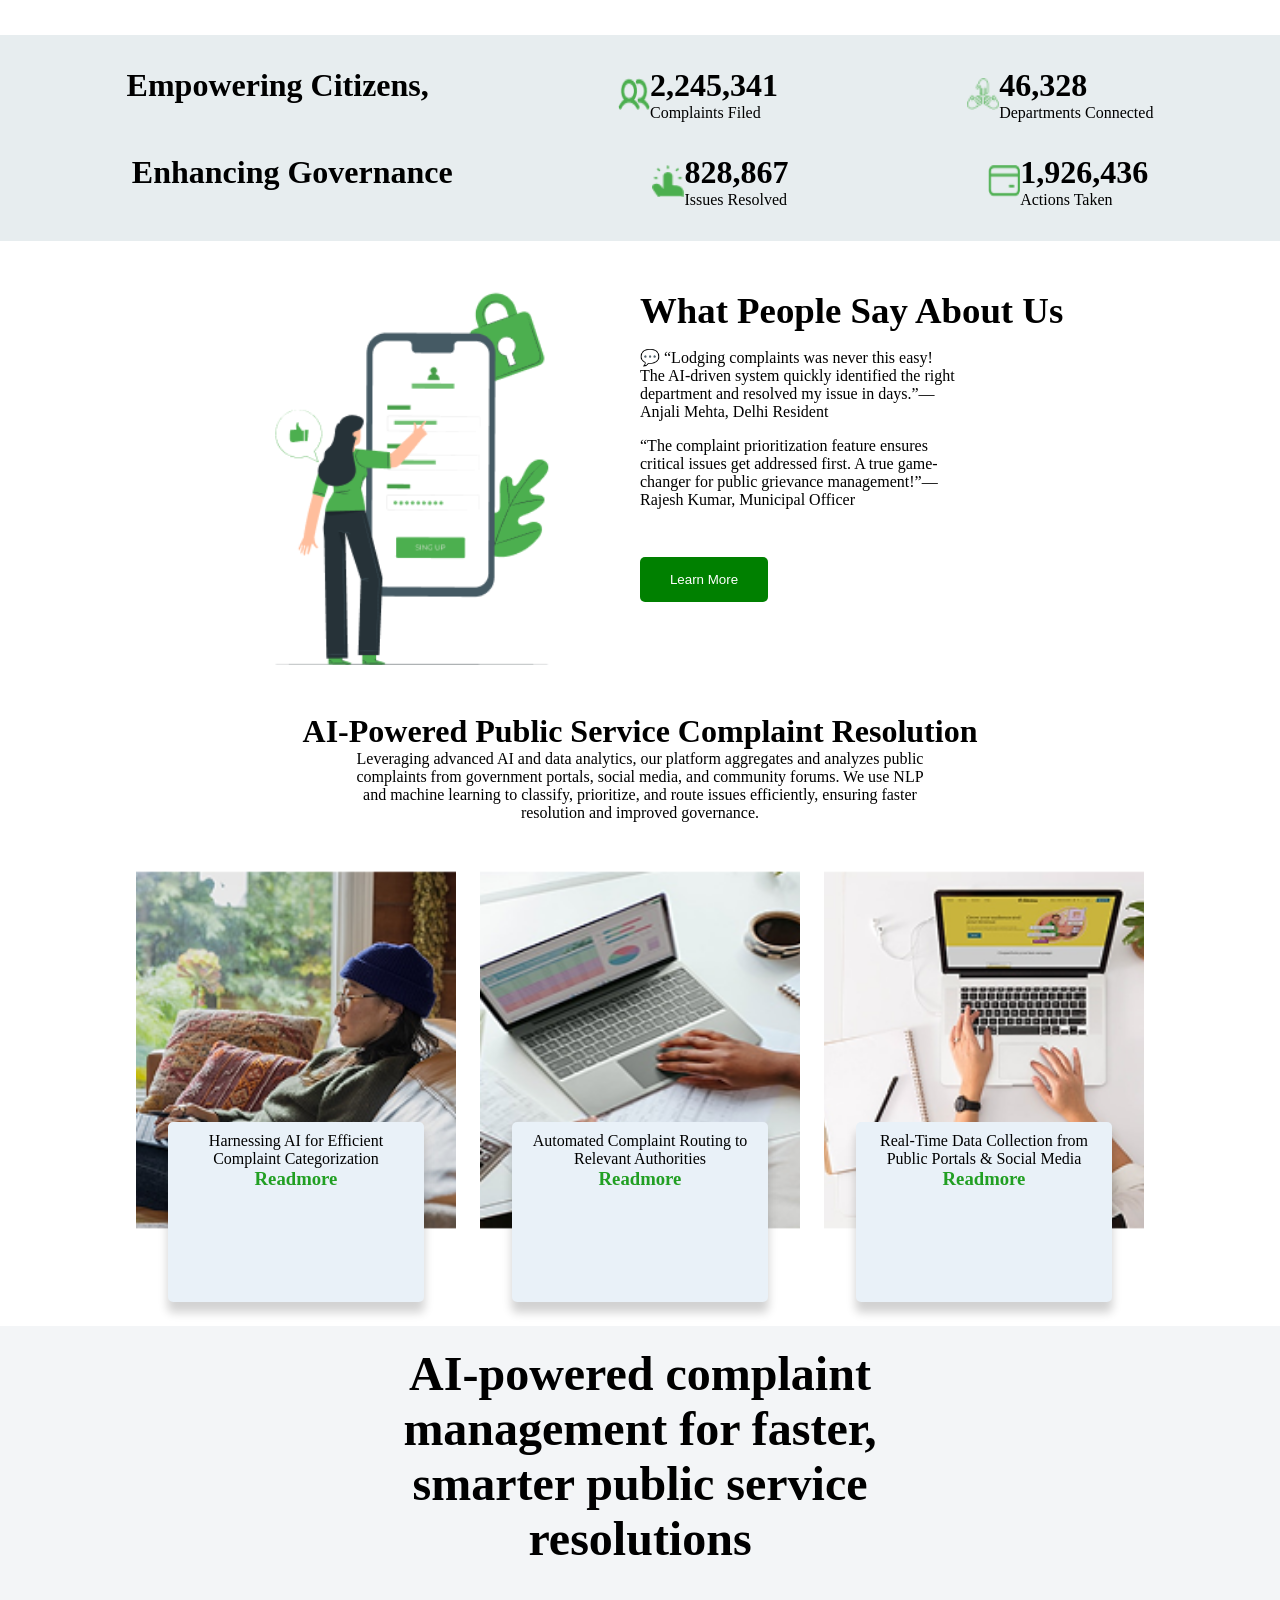
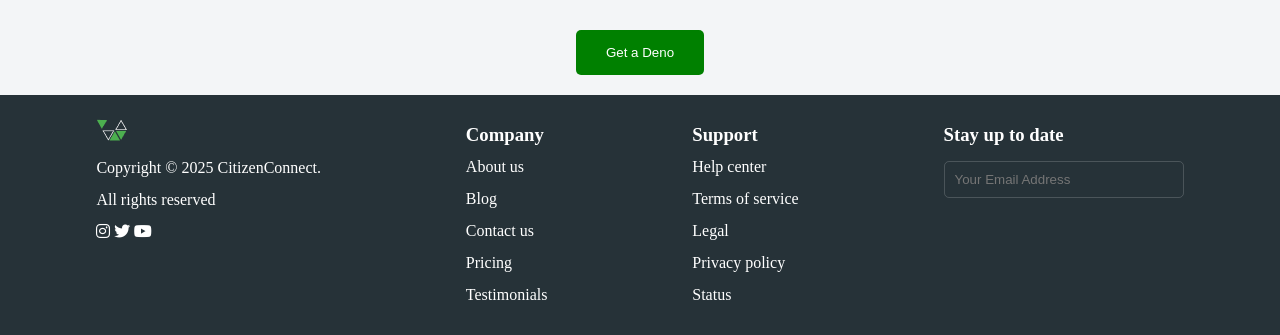
<file: Update AITR/Home page/new homepage.html>
<!DOCTYPE html>
<html lang="en">

<head>
    <meta charset="UTF-8">
    <meta name="viewport" content="width=device-width, initial-scale=1.0">
    <title>Document</title>
    <link rel="stylesheet" href="https://cdnjs.cloudflare.com/ajax/libs/font-awesome/6.0.0-beta3/css/all.min.css">
    <link rel="stylesheet" href="new homepage.css">

</head>

<body>
    <section class="nav-bar">
        <div class="logo">
            <img src="image/Icon.png" alt="icon">
        </div>

        <div class="btn">
            <div class="service">
                <a href="">Home</a>
                <a href="..\About Us\aboutus.html">Aboutus</a>
                <a href="..\Feature page\index.html">Features</a>
            </div>
            <button> <a href="..\Tracking\trackdas.html">My Profile</a></button>
        </div>
    </section>
    <section class="main">
        <div class="text">
            <h1>AI-Powered Public Service Complaint System </h1>
            <p>Effortlessly file complaints & get faster resolutions with AI-driven department routing.</p>
        </div>
        <div class="img">
            <img src="image/Illustration (1).png" alt="">
        </div>
    </section>
    <section class="our-service">
        <h1>Our Services</h1>
        <p>Smart Complaint Filing, Tracking, and Resolution System</p>
    </section>
    <section class="Manage-ai">
        <h1> Manage & Resolve Public Grievances with AI</h1>
        <p>Who is Nextcent suitable for?</p>
    </section>
    <section class="Ai-box">
        <div class="box">
            <img src="iconpng/Icon.png" alt="">
            <h1>Manually File a Complaint</h1>
            <p>Easily submit complaints regarding public issues such as roads,
                electricity, water supply, and more. Our system integrates real-time data from multiple platforms and
                allows users to file complaints manually.</p>
        </div>
        <div class="box">
            <img src="iconpng/Icon (1).png" alt="">
            <h1>Automated Complaint Routing</h1>
            <p>Using AI-driven classification, complaints are automatically redirected to the
                appropriate government department for swift resolution, ensuring faster action on critical issues.</p>
        </div>
        <div class="box">
            <img src="iconpng/Icon (2).png" alt="">
            <h1>Complaint Tracking & Status Updates</h1>
            <p>Stay informed about your complaint’s progress. Track whether your issue is under review, in progress,
                or resolved with real-time updates and notifications.</p>
        </div>
    </section>
    <section class="learn-more">
        <div class="img">
            <img src="mobile-login/rafiki.png" alt="">
        </div>
        <div class="texttt">
            <h1>Transforming Public Grievance Management</h1>
            <p>We are revolutionizing how complaints are handled with AI-driven automation.</p>
            <button>Learn More</button>
        </div>
    </section>
    <section class="server">
        <div class="box1">
            <h1>Empowering Citizens,</h1>
            <div class="mini-box">
                <img src="iconpng/Vector.png" alt="">
                <div class="tex">
                    <h1>2,245,341</h1>
                    <p>Complaints Filed</p>
                </div>
            </div>
            <div class="mini-box">
                <img src="iconpng/Group 2.png" alt="">
                <div class="tex">
                    <h1> 46,328</h1>
                    <p>Departments Connected</p>
                </div>
            </div>
        </div>
        <div class="box1">
            <h1>Enhancing Governance</h1>
            <div class="mini-box">
                <img src="iconpng/Vector (1).png" alt="">
                <div class="tex">
                    <h1>828,867</h1>
                    <p>Issues Resolved</p>
                </div>
            </div>
            <div class="mini-box">
                <img src="iconpng/Vector (2).png" alt="">
                <div class="tex">
                    <h1>1,926,436</h1>
                    <p>Actions Taken</p>
                </div>
            </div>
        </div>
    </section>
    <section class="people">
        <img src="mobile-login/pana.png" alt="">
        <div class="about">
            <h1>What People Say About Us</h1>
            <p>💬 “Lodging complaints was never this easy! The AI-driven system   quickly identified the right department and resolved my issue in days.”— Anjali Mehta, Delhi Resident</p>
            <p>“The complaint prioritization feature ensures critical issues get addressed first. A true game-changer for public grievance management!”— Rajesh Kumar, Municipal Officer</p>
                <button> <a href="..\About Us\aboutus.html" >Learn More</a></button>
        </div>
    </section>
    <section class="Ai-power">
        <h1>
            AI-Powered Public Service Complaint Resolution
        </h1>
        <p>Leveraging advanced AI and data analytics, our platform aggregates and analyzes public
             complaints from government portals, social media, and community forums. We use NLP 
             and machine learning to classify, prioritize, and route issues efficiently, ensuring faster resolution and improved governance.</p>
    </section>

    <section class="imge-box">
        <div class="box">
            <div class="para-box">
                <p>Harnessing AI for Efficient Complaint Categorization</p>
                <h3>Readmore</h3>
            </div>

        </div>
        <div class="box2">
            <div class="para-box">
                <p>Automated Complaint Routing to Relevant Authorities</p>
                <h3>Readmore</h3>
            </div>
        </div>
        <div class="box3">
            <div class="para-box">
                <p>Real-Time Data Collection from Public Portals & Social Media</p>
                <h3>Readmore</h3>

            </div>
        </div>
    </section>

    <section class="footer1">
        <h1>AI-powered complaint management for faster, smarter public service resolutions</h1>
        <button>Get a Deno</button>
    </section>
    <section class="footer">
        <div class="box">
            <img src="image/Icon.png" alt="">
            <p>Copyright  © 2025 CitizenConnect.</p>
            <p>All rights reserved</p>
            <i class="fa-brands fa-instagram"></i>
            <i class="fa-brands fa-twitter"></i>
            <i class="fa-brands fa-youtube"></i>
        </div>
        <div class="box">
            <h3>Company</h3>
            <a href="">About us</a>
            <a href="">Blog</a>
            <a href="">Contact us</a>
            <a href="">Pricing</a>
            <a href="">Testimonials</a>
        </div>
        <div class="box">
            <h3>Support</h3>
            <a href="">Help center</a>
            <a href="">Terms of service</a>
            <a href="">Legal</a>
            <a href="">Privacy policy</a>
            <a href="">Status</a>
        </div>
        <div class="box">
            <h3>Stay up to date</h3>
            <input type="email" placeholder="Your Email Address">
        </div>
    </section>
</body>

</html>
</file>
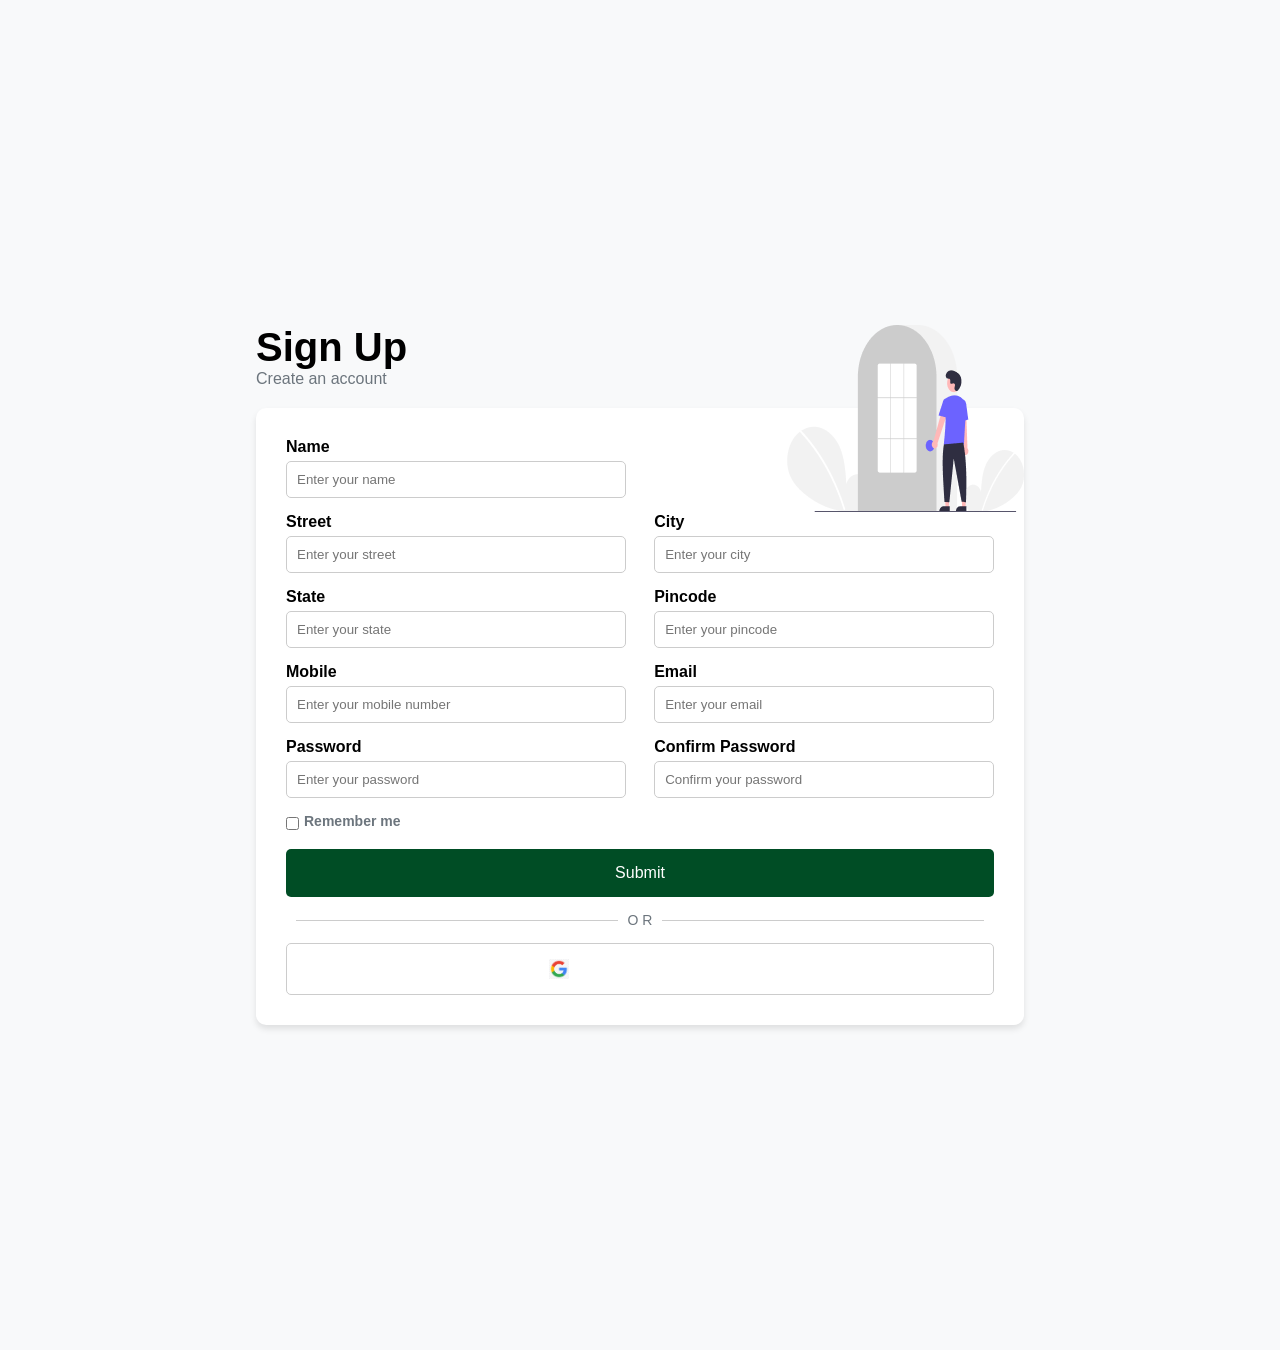
<file: Update AITR/Login pages/createaccount page.html>
<!DOCTYPE html>
<html lang="en">
<head>
    <meta charset="UTF-8">
    <meta name="viewport" content="width=device-width, initial-scale=1.0">
    <title>Sign Up</title>
    <link rel="stylesheet" href="createaccount page.css">
</head>
<body>
    <div class="container">
        <!-- Signup Heading and Image -->
        <div class="header">
            <h1>Sign Up</h1>
            <p>Create an account</p>
        </div>
        <img src="undraw_login_re_4vu2 1.png" alt="Signup Illustration" class="signup-image">
        
        <!-- Signup Form -->
        <div class="signup-box">
            <form>
                <div class="form-row">
                    <div class="form-group">
                        <label for="name">Name</label>
                        <input type="text" id="name" placeholder="Enter your name">
                    </div>
                </div>
                
                <div class="form-row">
                    <div class="form-group">
                        <label for="street">Street</label>
                        <input type="text" id="street" placeholder="Enter your street">
                    </div>
                    <div class="form-group">
                        <label for="city">City</label>
                        <input type="text" id="city" placeholder="Enter your city">
                    </div>
                </div>

                <div class="form-row">
                    <div class="form-group">
                        <label for="state">State</label>
                        <input type="text" id="state" placeholder="Enter your state">
                    </div>
                    <div class="form-group">
                        <label for="pincode">Pincode</label>
                        <input type="text" id="pincode" placeholder="Enter your pincode">
                    </div>
                </div>

                <div class="form-row">
                    <div class="form-group">
                        <label for="mobile">Mobile</label>
                        <input type="tel" id="mobile" placeholder="Enter your mobile number">
                    </div>
                    <div class="form-group">
                        <label for="email">Email</label>
                        <input type="email" id="email" placeholder="Enter your email">
                    </div>
                </div>

                <div class="form-row">
                    <div class="form-group">
                        <label for="password">Password</label>
                        <input type="password" id="password" placeholder="Enter your password">
                    </div>
                    <div class="form-group">
                        <label for="confirm-password">Confirm Password</label>
                        <input type="password" id="confirm-password" placeholder="Confirm your password">
                    </div>
                </div>

                <div class="remember-me">
                    <input type="checkbox" id="remember">
                    <label for="remember">Remember me</label>
                </div>

                <!-- <button type="submit" class="submit-btn">Submit</button> -->
                   <button><a href="..\Home page\new homepage.html">Submit</a></button>
                
                <div class="divider">
                    <span>O R</span>
                </div>

                <button class="google-signin">
                    <img src="-google-logo.png" alt="Google Logo">
                    Continue with Google
                </button>
            </form>
        </div>
    </div>
</body>
</html>
</file>
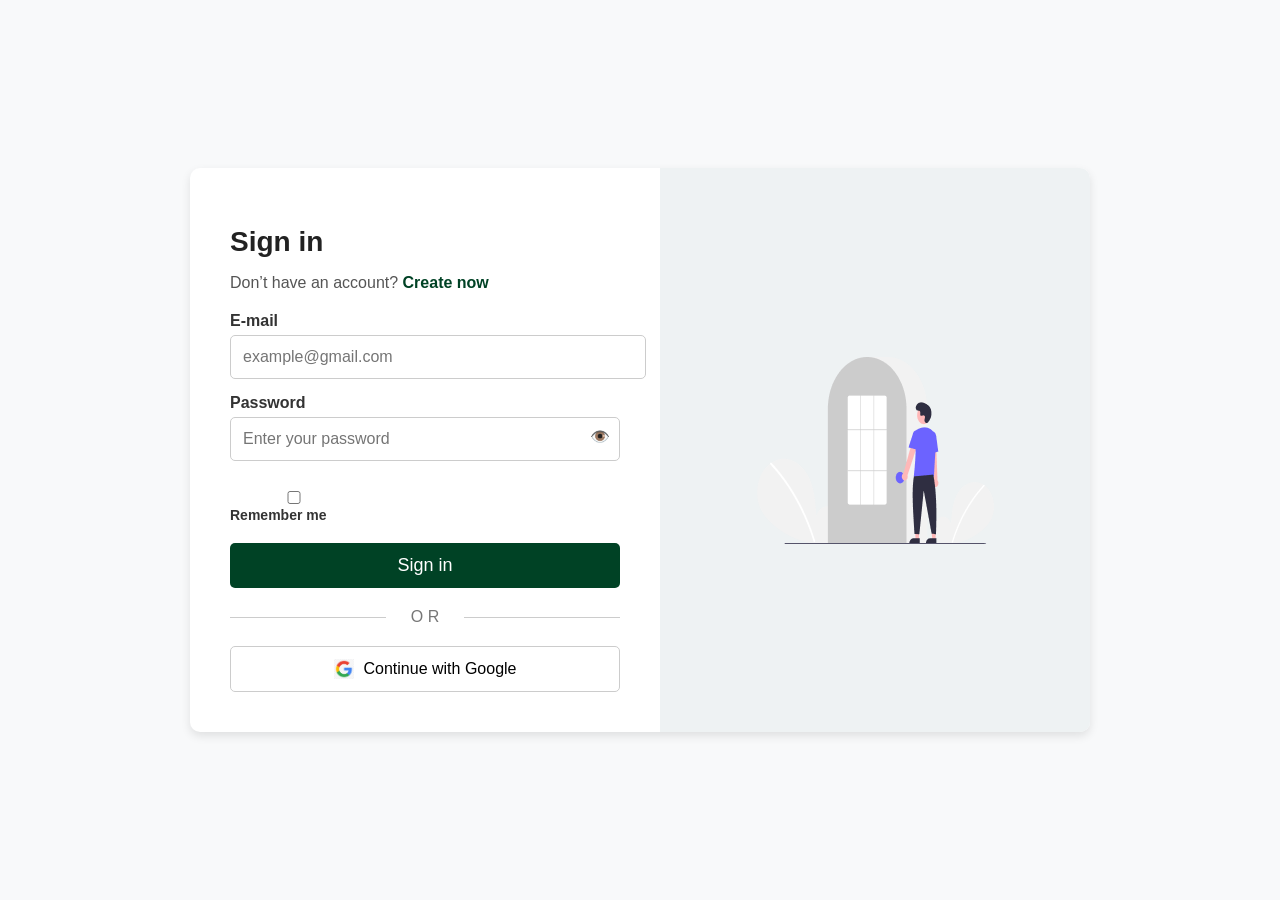
<file: Update AITR/Login pages/loginuser.html>
<!DOCTYPE html>
<html lang="en">
<head>
    <meta charset="UTF-8">
    <meta name="viewport" content="width=device-width, initial-scale=1.0">
    <title>Sign In</title>
    <link rel="stylesheet" href="loginuser.css">
</head>
<body>

    <div class="container">
        <!-- 🎯 Left Side (Login Form) -->
        <div class="form-section">
            <h1>Sign in</h1>
            <p>Don’t have an account? <a href="#">Create now</a></p>

            <form>
                <!-- 📧 Email Input -->
                <label for="email">E-mail</label>
                <input type="email" id="email" placeholder="example@gmail.com" required>

                <!-- 🔒 Password Input -->
                <label for="password">Password</label>
                <div class="password-container">
                    <input type="password" id="password" placeholder="Enter your password" required>
                    <span class="toggle-password">👁️</span>
                </div>

                <!-- ✅ Remember Me & Forgot Password -->
                <div class="options">
                    <label><input type="checkbox"> Remember me</label>
                    <a href="#">Forgot Password?</a>
                </div>

                <!-- 🎯 Sign In Button -->
                <button class="signin-btn"> <a href="..\Home page\new homepage.html">Sign in</a></button>

                <!-- 🔻 OR Divider -->
                <div class="divider">
                    <span>O R</span>
                </div>

                <!-- 🔥 Google Sign In -->
                <button class="google-btn">
                    <img src="..\Login pages\-google-logo.png" alt="Google Logo"> Continue with Google
                </button>
            </form>
        </div>

        <!-- 📸 Right Side (Image Section) -->
        <div class="image-section">
            <img src="undraw_login_re_4vu2 1.png" alt="Login Illustration">
        </div>
    </div>

</body>
</html>
</file>
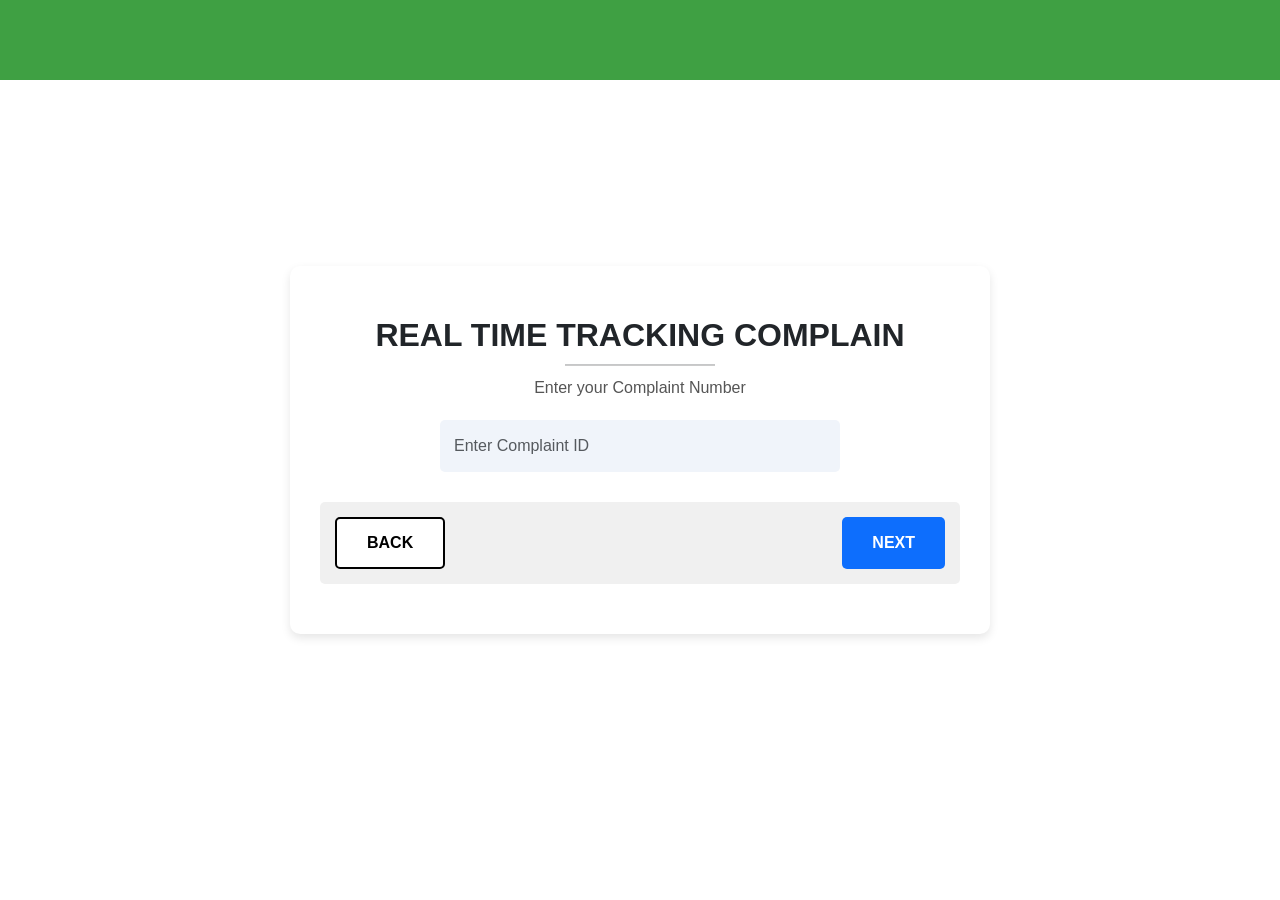
<file: Update AITR/Tracking/track.html>
<!DOCTYPE html>
<html lang="en">
<head>
    <meta charset="UTF-8">
    <meta name="viewport" content="width=device-width, initial-scale=1.0">
    <title>Complaint Tracking</title>
    <link rel="stylesheet" href="https://cdn.jsdelivr.net/npm/bootstrap@5.3.0/dist/css/bootstrap.min.css">
    <link rel="stylesheet" href="track.css">
</head>
<body>

    <!-- Green Header -->
    <div class="header"></div>

    <!-- Complaint Tracking Box -->
    <div class="container track-box">
        <h2 class="text-center title">REAL TIME TRACKING COMPLAIN</h2>
        <hr class="title-underline">

        <!-- Complaint Input Field -->
        <p class="text-center instruction">Enter your Complaint Number</p>
        <div class="input-box">
            <input type="text" id="complaintNumber" class="form-control" placeholder="Enter Complaint ID" oninput="validateInput()">
            <span id="checkIcon" class="check-icon">&#10004;</span>
        </div>

        <!-- Navigation Buttons -->
        <div class="button-container">
            <button type="button" class="btn back-btn">BACK</button>
            <button type="button" class="btn next-btn" onclick="trackComplaint()"><a href="..\Tracking\trackdas.html">NEXT</a></button>
        </div>
    </div>

    <script>
        function validateInput() {
            let input = document.getElementById("complaintNumber").value;
            let icon = document.getElementById("checkIcon");

            if (input.length > 3) {
                icon.style.opacity = "1";
            } else {
                icon.style.opacity = "0";
            }
        }

        function trackComplaint() {
            let complaintNumber = document.getElementById("complaintNumber").value;
            if (complaintNumber.length > 3) {
                alert("Tracking Complaint: " + complaintNumber);
                // Redirect logic can be added here
            } else {
                alert("Please enter a valid Complaint ID!");
            }
        }
    </script>

</body>
</html>
</file>
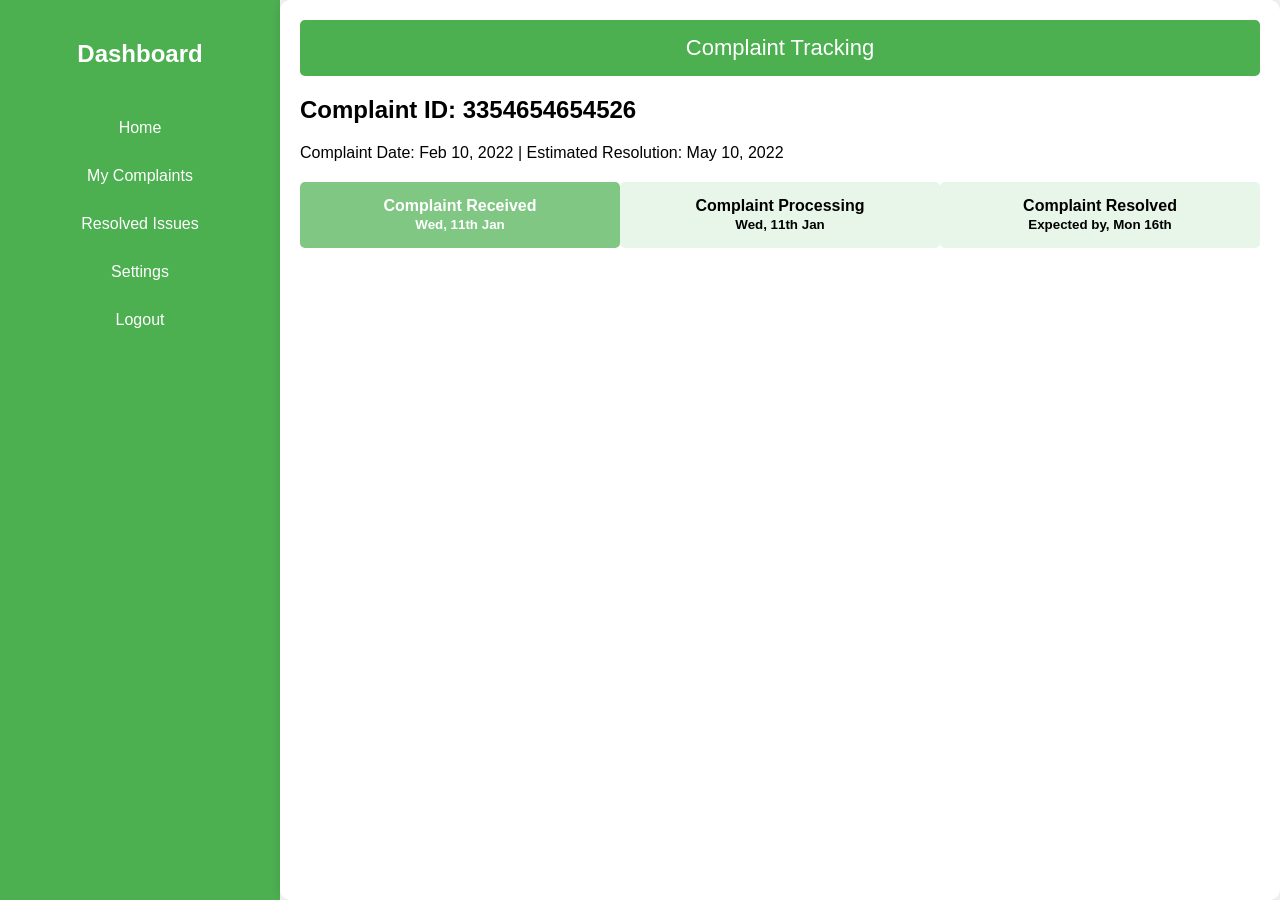
<file: Update AITR/Tracking/trackdas.html>
<!DOCTYPE html>
<html lang="en">
<head>
    <meta charset="UTF-8">
    <meta name="viewport" content="width=device-width, initial-scale=1.0">
    <title>Complaint Tracking Dashboard</title>
    <link rel="stylesheet" href="trackdash.css">
</head>
<body>
    <div class="dashboard-container">
        <aside class="sidebar">
            <h2>Dashboard</h2>
            <ul>
                <li> <a href="..\Home page\new homepage.html">Home</a></li>
                <li>My Complaints</li>
                <li>Resolved Issues</li>
                <li>Settings</li>
                <li> <a href="..\Home page\index.html">Logout</a></li>
            </ul>
        </aside>
        <main class="main-content">
            <div class="header">Complaint Tracking</div>
            <div class="complaint-details">
                <h2>Complaint ID: 3354654654526</h2>
                <p>Complaint Date: Feb 10, 2022 | Estimated Resolution: May 10, 2022</p>
            </div>
            <div class="tracking">
                <div class="step active">Complaint Received<br><small>Wed, 11th Jan</small></div>
                <div class="step">Complaint Processing<br><small>Wed, 11th Jan</small></div>
                <div class="step">Complaint Resolved<br><small>Expected by, Mon 16th</small></div>
            </div>
        </main>
    </div>
</body>
</html>
</file>
<file: Home page/style.css>
* {
    padding: 0;
    margin: 0;
    box-sizing: border-box;
}

html,
body {
    width: 100%;
    height: 100%;
}

.nav-bar {
    width: 100%;
    display: flex;
    align-items: center;
    justify-content: space-between;
    padding: 2rem;
    border: 1px solid rgba(0, 0, 0, 0.089);

    .service {
        display: none;


        a {
            font-size: 1.1rem;
            font-weight: 500;
            color: black;
            text-decoration: none;
        }

    }

    .btn {
        display: flex;
        gap: 1rem;

        button {
            width: 10rem;
            padding: 12px;
            border: none;
            background-color: green;
            color: white;
            border-radius: 5px;



        }
    }
}



.main {
    margin-top: 2rem;
    width: 100%;
    display: flex;
    align-items: center;
    justify-content: center;
    background-color: rgb(250, 252, 254);
    padding: 2rem;

    .text {
        display: flex;
        flex-direction: column;
        gap: 2rem;

        h1 {
            font-size: 44.5px;
            font-weight: bold;
            width: 50%;
        }

        p {
            font-size: 1.2rem;
            opacity: 0.5;
        }

        button {
            width: 10rem;
            padding: 15px;
            font-size: 1.1rem;
            border: none;
            background-color: green;
            color: white;
            border-radius: 5px;
        }
    }

}

.our-service {
    margin-top: 2rem;
    width: 100%;
    display: flex;
    flex-direction: column;
    align-items: center;

    h1 {
        font-size: 2rem;
    }
}

.Manage-ai {
    margin-top: 2rem;
    width: 100%;
    display: flex;
    flex-direction: column;
    align-items: center;
    justify-content: center;

    h1 {
        font-size: 1.7rem;
        text-align: center;
        width: 20rem;
    }
}

.Ai-box {
    width: 100%;
    display: flex;
    gap: 3rem;
    justify-content: center;
    align-items: center;

    .box {
        margin-top: 2rem;
        padding: 15px;
        display: flex;
        flex-direction: column;
        align-items: center;
        justify-content: center;
        width: 20vw;
        text-align: center;
        gap: 1.2rem;
        box-shadow: 0px 0px 10px 0.5px rgba(0, 0, 0, 0.1);

        h1 {
            font-size: 2rem;
            font-weight: 500;
        }
    }
}

.learn-more {
    margin-top: 7rem;
    width: 100%;
    display: flex;
    padding: 20px;
    gap: 3rem;
    justify-content: center;
    align-items: center;
    background-color: rgba(228, 231, 237, 0.463);

    .img {
        img {
            width: 40vw;
        }
    }

    .texttt {
        h1 {
            width: 80%;
            font-size: 3rem;
            font-weight: 500;

        }

        button {
            width: 8rem;
            margin-top: 2rem;
            padding: 15px;
            background-color: green;
            color: white;
            border: none;
            border-radius: 5px;
        }
    }
}


.people{
    margin-top: 3rem;
    width: 100%;
    display: flex;
    gap: 2rem;
    justify-content: end;
    align-content: center;
    img{
        width: 30vw;
    }
    .about{
        width: 50%;
        display: flex;
        flex-direction: column;
        gap: 1rem;
        h1{
            font-size: 2.3rem;
        }
        p{
            width: 50%;
        }
        button {
            width: 8rem;
            margin-top: 2rem;
            padding: 15px;
            background-color: green;
            color: white;
            border: none;
            border-radius: 5px;
        }
    }
}
.Ai-power{
    width: 100%;
    display: flex;
    flex-direction: column;
    align-items: center;
    justify-content: center;
    text-align: center;
    padding: 3rem;
    h1{
        font-size: 2rem;
    }
    p{
        width: 50%;
    }
}

.imge-box{
    width: 100%;
    display: flex;
    gap: 1.5rem;
    justify-content: center;
    .box{
        position: relative;
        width: 25vw;
        height: 40vh;
        background-image: url(image/image\ 18.png);
        background-position: center;
        background-size: cover;
        .para-box{
            position: absolute;
            text-align: center;
            bottom: -20%;
            width: 20vw;
            height: 20vh;
            left: 50%;
            transform: translate(-50%);
            padding: 10px;
            background-color: rgb(233, 241, 248);
            border-radius: 5px;
            box-shadow: 0px 10px 10px 0.5px rgba(11, 11, 11, 0.182);
            h3{
                color: rgba(9, 149, 9, 0.895);
            }

        }
    }
    .box2{
        position: relative;
        width: 25vw;
        height: 40vh;
        background-image: url(image/image\ 19.png);
        background-position: center;
        background-size: cover;
        .para-box{
            position: absolute;
            text-align: center;
            bottom: -20%;
            width: 20vw;
            height: 20vh;
            left: 50%;
            transform: translate(-50%);
            padding: 10px;
            background-color: rgb(233, 241, 248);
            border-radius: 5px;
            box-shadow: 0px 10px 10px 0.5px rgba(5, 5, 5, 0.182);
            h3{
                color: rgba(9, 149, 9, 0.895);
            }

        }
    }
    .box3{
        position: relative;
        width: 25vw;
        height: 40vh;
        background-image: url(image/image\ 20.png);
        background-position: center;
        background-size: cover;
        .para-box{
            position: absolute;
            text-align: center;
            bottom: -20%;
            width: 20vw;
            height: 20vh;
            left: 50%;
            transform: translate(-50%);
            padding: 10px;
            background-color: rgb(233, 241, 248);
            border-radius: 5px;
            box-shadow: 0px 10px 10px 0.5px rgba(0, 0, 0, 0.182);
            h3{
                color: rgba(9, 149, 9, 0.895);
            }

        }
    }

}

.footer1{
    margin-top: 6rem;
    width: 100%;
    padding: 20px;
    display: flex;
    gap: 2rem;
    flex-direction: column;
    justify-content: center;
    align-items: center;
    text-align: center;
    background-color: rgb(243, 245, 247);
    h1{
        width: 50%;
        font-size: 3rem;
    }
    button {
        width: 8rem;
        margin-top: 2rem;
        padding: 15px;
        background-color: green;
        color: white;
        border: none;
        border-radius: 5px;
    }

}



.footer{
    /* margin-top: 3rem; */
    padding: 1.5rem;
    display: flex;
    background-color: #263238;
    color:  white;
    justify-content: space-around;
    .box{
        line-height: 2rem;
        a{
            display: flex;
            color: white;
            text-decoration: none;
        }

        input{
            margin-top: 10px;
            width: 15rem;
            padding: 10px;
            border: 1px solid rgba(255, 255, 255, 0.17);
            color: white;
            font-weight: 500;
            background-color: transparent;
            border-radius: 5px;
        }
       
    }
}

.server{
    margin-top: 3rem;
   padding: 2rem;
   display: flex;
   flex-direction: column;
   gap: 2rem;
   background-color: rgb(231, 237, 239);
    .box1{
        display: flex;
        justify-content: space-around;
        h1{
            font-size: 2rem;
        }

        .mini-box{
            display: flex;
            align-items: center;
            img{
                width: 2rem;
                height: 2rem;
            }
            
        }
    }
}
























@media(min-width:1020px) {
    .nav-bar {
        .service {
            display: flex;
            align-items: center;
            gap: 1.5rem;

        }
    }
}
</file>
<file: Update AITR/Home page/style.css>
* {
    padding: 0;
    margin: 0;
    box-sizing: border-box;
}

html,
body {
    width: 100%;
    height: 100%;
}

.nav-bar {
    width: 100%;
    display: flex;
    align-items: center;
    justify-content: space-between;
    padding: 2rem;
    border: 1px solid rgba(0, 0, 0, 0.089);

    .service {
        display: none;


        a {
            font-size: 1.1rem;
            font-weight: 500;
            color: black;
            text-decoration: none;
        }

    }

    .btn {
        display: flex;
        gap: 1rem;

        button {
            width: 10rem;
            padding: 12px;
            border: none;
            background-color: green;
            color: white;
            border-radius: 5px;



        }
    }
}

.nav-bar,button,a{
    text-decoration: none;
    color: white;
}

.main {
    margin-top: 2rem;
    width: 100%;
    display: flex;
    align-items: center;
    justify-content: center;
    background-color: rgb(250, 252, 254);
    padding: 2rem;

    .text {
        display: flex;
        flex-direction: column;
        gap: 2rem;

        h1 {
            font-size: 44.5px;
            font-weight: bold;
            width: 50%;
        }

        p {
            font-size: 1.2rem;
            opacity: 0.5;
        }

        button {
            width: 10rem;
            padding: 15px;
            font-size: 1.1rem;
            border: none;
            background-color: green;
            color: white;
            border-radius: 5px;
        }
    }

}

.our-service {
    margin-top: 2rem;
    width: 100%;
    display: flex;
    flex-direction: column;
    align-items: center;

    h1 {
        font-size: 2rem;
    }
}

.Manage-ai {
    margin-top: 2rem;
    width: 100%;
    display: flex;
    flex-direction: column;
    align-items: center;
    justify-content: center;

    h1 {
        font-size: 1.7rem;
        text-align: center;
        width: 20rem;
    }
}

.Ai-box {
    width: 100%;
    display: flex;
    gap: 3rem;
    justify-content: center;
    align-items: center;

    .box {
        margin-top: 2rem;
        padding: 15px;
        display: flex;
        flex-direction: column;
        align-items: center;
        justify-content: center;
        width: 20vw;
        text-align: center;
        gap: 1.2rem;
        box-shadow: 0px 0px 10px 0.5px rgba(0, 0, 0, 0.1);

        h1 {
            font-size: 2rem;
            font-weight: 500;
        }
    }
}

.learn-more {
    margin-top: 7rem;
    width: 100%;
    display: flex;
    padding: 20px;
    gap: 3rem;
    justify-content: center;
    align-items: center;
    background-color: rgba(228, 231, 237, 0.463);

    .img {
        img {
            width: 40vw;
        }
    }

    .texttt {
        h1 {
            width: 80%;
            font-size: 3rem;
            font-weight: 500;

        }

        button {
            width: 8rem;
            margin-top: 2rem;
            padding: 15px;
            background-color: green;
            color: white;
            border: none;
            border-radius: 5px;
        }
    }
}


.people{
    margin-top: 3rem;
    width: 100%;
    display: flex;
    gap: 2rem;
    justify-content: end;
    align-content: center;
    img{
        width: 30vw;
    }
    .about{
        width: 50%;
        display: flex;
        flex-direction: column;
        gap: 1rem;
        h1{
            font-size: 2.3rem;
        }
        p{
            width: 50%;
        }
        button {
            width: 8rem;
            margin-top: 2rem;
            padding: 15px;
            background-color: green;
            color: white;
            border: none;
            border-radius: 5px;
        }
    }
}
.Ai-power{
    width: 100%;
    display: flex;
    flex-direction: column;
    align-items: center;
    justify-content: center;
    text-align: center;
    padding: 3rem;
    h1{
        font-size: 2rem;
    }
    p{
        width: 50%;
    }
}

.imge-box{
    width: 100%;
    display: flex;
    gap: 1.5rem;
    justify-content: center;
    .box{
        position: relative;
        width: 25vw;
        height: 40vh;
        background-image: url(image/image\ 18.png);
        background-position: center;
        background-size: cover;
        .para-box{
            position: absolute;
            text-align: center;
            bottom: -20%;
            width: 20vw;
            height: 20vh;
            left: 50%;
            transform: translate(-50%);
            padding: 10px;
            background-color: rgb(233, 241, 248);
            border-radius: 5px;
            box-shadow: 0px 10px 10px 0.5px rgba(11, 11, 11, 0.182);
            h3{
                color: rgba(9, 149, 9, 0.895);
            }

        }
    }
    .box2{
        position: relative;
        width: 25vw;
        height: 40vh;
        background-image: url(image/image\ 19.png);
        background-position: center;
        background-size: cover;
        .para-box{
            position: absolute;
            text-align: center;
            bottom: -20%;
            width: 20vw;
            height: 20vh;
            left: 50%;
            transform: translate(-50%);
            padding: 10px;
            background-color: rgb(233, 241, 248);
            border-radius: 5px;
            box-shadow: 0px 10px 10px 0.5px rgba(5, 5, 5, 0.182);
            h3{
                color: rgba(9, 149, 9, 0.895);
            }

        }
    }
    .box3{
        position: relative;
        width: 25vw;
        height: 40vh;
        background-image: url(image/image\ 20.png);
        background-position: center;
        background-size: cover;
        .para-box{
            position: absolute;
            text-align: center;
            bottom: -20%;
            width: 20vw;
            height: 20vh;
            left: 50%;
            transform: translate(-50%);
            padding: 10px;
            background-color: rgb(233, 241, 248);
            border-radius: 5px;
            box-shadow: 0px 10px 10px 0.5px rgba(0, 0, 0, 0.182);
            h3{
                color: rgba(9, 149, 9, 0.895);
            }

        }
    }

}

.footer1{
    margin-top: 6rem;
    width: 100%;
    padding: 20px;
    display: flex;
    gap: 2rem;
    flex-direction: column;
    justify-content: center;
    align-items: center;
    text-align: center;
    background-color: rgb(243, 245, 247);
    h1{
        width: 50%;
        font-size: 3rem;
    }
    button {
        width: 8rem;
        margin-top: 2rem;
        padding: 15px;
        background-color: green;
        color: white;
        border: none;
        border-radius: 5px;
    }

}



.footer{
    /* margin-top: 3rem; */
    padding: 1.5rem;
    display: flex;
    background-color: #263238;
    color:  white;
    justify-content: space-around;
    .box{
        line-height: 2rem;
        a{
            display: flex;
            color: white;
            text-decoration: none;
        }

        input{
            margin-top: 10px;
            width: 15rem;
            padding: 10px;
            border: 1px solid rgba(255, 255, 255, 0.17);
            color: white;
            font-weight: 500;
            background-color: transparent;
            border-radius: 5px;
        }
       
    }
}

.server{
    margin-top: 3rem;
   padding: 2rem;
   display: flex;
   flex-direction: column;
   gap: 2rem;
   background-color: rgb(231, 237, 239);
    .box1{
        display: flex;
        justify-content: space-around;
        h1{
            font-size: 2rem;
        }

        .mini-box{
            display: flex;
            align-items: center;
            img{
                width: 2rem;
                height: 2rem;
            }
            
        }
    }
}
























@media(min-width:1020px) {
    .nav-bar {
        .service {
            display: flex;
            align-items: center;
            gap: 1.5rem;

        }
    }
}
</file>
<file: Home page/new homepage.css>
* {
    padding: 0;
    margin: 0;
    box-sizing: border-box;
}

html,
body {
    width: 100%;
    height: 100%;
}

.nav-bar {
    width: 100%;
    display: flex;
    align-items: center;
    justify-content: space-between;
    padding: 2rem;
    border: 1px solid rgba(0, 0, 0, 0.089);

    .service {
        display: none;


        a {
            font-size: 1.1rem;
            font-weight: 500;
            color: black;
            text-decoration: none;
        }

    }

    .btn {
        display: flex;
        gap: 1rem;

        button {
            width: 10rem;
            padding: 12px;
            border: none;
            background-color: green;
            color: white;
            border-radius: 5px;



        }
    }
}



.main {
    margin-top: 2rem;
    width: 100%;
    display: flex;
    align-items: center;
    justify-content: center;
    background-color: rgb(250, 252, 254);
    padding: 2rem;

    .text {
        display: flex;
        flex-direction: column;
        gap: 2rem;

        h1 {
            font-size: 44.5px;
            font-weight: bold;
            width: 50%;
        }

        p {
            font-size: 1.2rem;
            opacity: 0.5;
        }

        button {
            width: 10rem;
            padding: 15px;
            font-size: 1.1rem;
            border: none;
            background-color: green;
            color: white;
            border-radius: 5px;
        }
    }

}

.our-service {
    margin-top: 2rem;
    width: 100%;
    display: flex;
    flex-direction: column;
    align-items: center;

    h1 {
        font-size: 2rem;
    }
}

.Manage-ai {
    margin-top: 2rem;
    width: 100%;
    display: flex;
    flex-direction: column;
    align-items: center;
    justify-content: center;

    h1 {
        font-size: 1.7rem;
        text-align: center;
        width: 20rem;
    }
}

.Ai-box {
    width: 100%;
    display: flex;
    gap: 3rem;
    justify-content: center;
    align-items: center;

    .box {
        margin-top: 2rem;
        padding: 15px;
        display: flex;
        flex-direction: column;
        align-items: center;
        justify-content: center;
        width: 20vw;
        text-align: center;
        gap: 1.2rem;
        box-shadow: 0px 0px 10px 0.5px rgba(0, 0, 0, 0.1);

        h1 {
            font-size: 2rem;
            font-weight: 500;
        }
    }
}

.learn-more {
    margin-top: 7rem;
    width: 100%;
    display: flex;
    padding: 20px;
    gap: 3rem;
    justify-content: center;
    align-items: center;
    background-color: rgba(228, 231, 237, 0.463);

    .img {
        img {
            width: 40vw;
        }
    }

    .texttt {
        h1 {
            width: 80%;
            font-size: 3rem;
            font-weight: 500;

        }

        button {
            width: 8rem;
            margin-top: 2rem;
            padding: 15px;
            background-color: green;
            color: white;
            border: none;
            border-radius: 5px;
        }
    }
}


.people{
    margin-top: 3rem;
    width: 100%;
    display: flex;
    gap: 2rem;
    justify-content: end;
    align-content: center;
    img{
        width: 30vw;
    }
    .about{
        width: 50%;
        display: flex;
        flex-direction: column;
        gap: 1rem;
        h1{
            font-size: 2.3rem;
        }
        p{
            width: 50%;
        }
        button {
            width: 8rem;
            margin-top: 2rem;
            padding: 15px;
            background-color: green;
            color: white;
            border: none;
            border-radius: 5px;
        }
    }
}
.Ai-power{
    width: 100%;
    display: flex;
    flex-direction: column;
    align-items: center;
    justify-content: center;
    text-align: center;
    padding: 3rem;
    h1{
        font-size: 2rem;
    }
    p{
        width: 50%;
    }
}

.imge-box{
    width: 100%;
    display: flex;
    gap: 1.5rem;
    justify-content: center;
    .box{
        position: relative;
        width: 25vw;
        height: 40vh;
        background-image: url(image/image\ 18.png);
        background-position: center;
        background-size: cover;
        .para-box{
            position: absolute;
            text-align: center;
            bottom: -20%;
            width: 20vw;
            height: 20vh;
            left: 50%;
            transform: translate(-50%);
            padding: 10px;
            background-color: rgb(233, 241, 248);
            border-radius: 5px;
            box-shadow: 0px 10px 10px 0.5px rgba(11, 11, 11, 0.182);
            h3{
                color: rgba(9, 149, 9, 0.895);
            }

        }
    }
    .box2{
        position: relative;
        width: 25vw;
        height: 40vh;
        background-image: url(image/image\ 19.png);
        background-position: center;
        background-size: cover;
        .para-box{
            position: absolute;
            text-align: center;
            bottom: -20%;
            width: 20vw;
            height: 20vh;
            left: 50%;
            transform: translate(-50%);
            padding: 10px;
            background-color: rgb(233, 241, 248);
            border-radius: 5px;
            box-shadow: 0px 10px 10px 0.5px rgba(5, 5, 5, 0.182);
            h3{
                color: rgba(9, 149, 9, 0.895);
            }

        }
    }
    .box3{
        position: relative;
        width: 25vw;
        height: 40vh;
        background-image: url(image/image\ 20.png);
        background-position: center;
        background-size: cover;
        .para-box{
            position: absolute;
            text-align: center;
            bottom: -20%;
            width: 20vw;
            height: 20vh;
            left: 50%;
            transform: translate(-50%);
            padding: 10px;
            background-color: rgb(233, 241, 248);
            border-radius: 5px;
            box-shadow: 0px 10px 10px 0.5px rgba(0, 0, 0, 0.182);
            h3{
                color: rgba(9, 149, 9, 0.895);
            }

        }
    }

}

.footer1{
    margin-top: 6rem;
    width: 100%;
    padding: 20px;
    display: flex;
    gap: 2rem;
    flex-direction: column;
    justify-content: center;
    align-items: center;
    text-align: center;
    background-color: rgb(243, 245, 247);
    h1{
        width: 50%;
        font-size: 3rem;
    }
    button {
        width: 8rem;
        margin-top: 2rem;
        padding: 15px;
        background-color: green;
        color: white;
        border: none;
        border-radius: 5px;
    }

}



.footer{
    /* margin-top: 3rem; */
    padding: 1.5rem;
    display: flex;
    background-color: #263238;
    color:  white;
    justify-content: space-around;
    .box{
        line-height: 2rem;
        a{
            display: flex;
            color: white;
            text-decoration: none;
        }

        input{
            margin-top: 10px;
            width: 15rem;
            padding: 10px;
            border: 1px solid rgba(255, 255, 255, 0.17);
            color: white;
            font-weight: 500;
            background-color: transparent;
            border-radius: 5px;
        }
       
    }
}

.server{
    margin-top: 3rem;
   padding: 2rem;
   display: flex;
   flex-direction: column;
   gap: 2rem;
   background-color: rgb(231, 237, 239);
    .box1{
        display: flex;
        justify-content: space-around;
        h1{
            font-size: 2rem;
        }

        .mini-box{
            display: flex;
            align-items: center;
            img{
                width: 2rem;
                height: 2rem;
            }
            
        }
    }
}
























@media(min-width:1020px) {
    .nav-bar {
        .service {
            display: flex;
            align-items: center;
            gap: 1.5rem;

        }
    }
}
</file>
<file: Update AITR/Complain pages/complainfile.css>
/* General Styles */
body {
    font-family: 'Arial', sans-serif;
    background-color: #ffffff;
    margin: 0;
    padding: 0;
}

/* Green Header */
.header {
    background-color: #3FA043;
    height: 80px;
    width: 100%;
}

/* Form Container */
.form-container {
    background: #ffffff;
    padding: 50px 30px;
    max-width: 900px;
    margin: -30px auto 30px;
    box-shadow: 0px 4px 10px rgba(0, 0, 0, 0.1);
    border-radius: 10px;
}

/* Title */
.title {
    font-weight: bold;
}

.subtitle {
    font-size: 14px;
    color: #333;
    text-transform: uppercase;
}

.title-underline {
    width: 100px;
    height: 2px;
    background: #000;
    margin: 10px auto;
}

/* User Details Section */
.user-details {
    font-weight: bold;
    margin: 20px 0;
}

/* Form Inputs */
.form-label {
    font-weight: bold;
    margin-bottom: 5px;
    display: block;
}

.form-control, .form-select {
    background: #F0F4FA;
    border: none;
    padding: 12px;
    border-radius: 5px;
    width: 100%;
    transition: all 0.3s ease-in-out;
}

/* Hover & Focus Effects */
.form-control:focus, .form-select:focus {
    background: #e0e7f1;
    outline: none;
    box-shadow: 0px 0px 5px rgba(63, 160, 67, 0.5);
}

/* Complaint Box */
.complain-box {
    height: 120px;
    resize: none;
}

/* Submit Button */
.submit-btn {
    background: #3FA043;
    color: #fff;
    padding: 12px 30px;
    font-size: 16px;
    border-radius: 5px;
    transition: all 0.3s ease-in-out;
}

.submit-btn:hover {
    background: #2c7b32;
}

/* Navigation Buttons */
.button-container {
    display: flex;
    justify-content: space-between;
    margin-top: 30px;
    background: #F0F0F0;
    padding: 15px;
    border-radius: 5px;
}

.back-btn, .next-btn {
    padding: 12px 30px;
    font-size: 16px;
    font-weight: bold;
    border-radius: 5px;
    transition: all 0.3s ease-in-out;
}

/* Back Button */
.back-btn {
    background: #ffffff;
    color: #000;
    border: 2px solid #000;
}

.back-btn:hover {
    background: #e6e6e6;
}

/* Next Button */
.next-btn {
    background: #3FA043;
    color: #fff;
    border: none;
}

.next-btn:hover {
    background: #2c7b32;
}
.next-btn,a {
   text-decoration: none;
   color: white;
}
</file>
<file: Update AITR/Complain pages/departcomplain.css>
/* General Styles */
body {
    font-family: 'Arial', sans-serif;
    background-color: #ffffff;
    margin: 0;
    padding: 0;
}

/* Green Header */
.header {
    background-color: #3FA043;
    height: 80px;
    width: 100%;
}

/* Form Container */
.form-container {
    background: #ffffff;
    padding: 50px 30px;
    max-width: 900px;
    margin: -30px auto 30px;
    box-shadow: 0px 4px 10px rgba(0, 0, 0, 0.1);
    border-radius: 10px;
}

/* Title */
.title {
    font-weight: bold;
}

.subtitle {
    font-size: 14px;
    color: #333;
    text-transform: uppercase;
}

.title-underline {
    width: 100px;
    height: 2px;
    background: #000;
    margin: 10px auto;
}

/* User Details Section */
.user-details {
    font-weight: bold;
    margin: 20px 0;
}

/* Form Inputs */
.form-label {
    font-weight: bold;
    margin-bottom: 5px;
    display: block;
}

.form-control, .form-select {
    background: #F0F4FA;
    border: none;
    padding: 12px;
    border-radius: 5px;
    width: 100%;
    transition: all 0.3s ease-in-out;
}

/* Hover & Focus Effects */
.form-control:focus, .form-select:focus {
    background: #e0e7f1;
    outline: none;
    box-shadow: 0px 0px 5px rgba(63, 160, 67, 0.5);
}

/* Complaint Box */
.complain-box {
    height: 120px;
    resize: none;
}

/* Submit Button */
.submit-btn {
    background: #3FA043;
    color: #fff;
    padding: 12px 30px;
    font-size: 16px;
    border-radius: 5px;
    transition: all 0.3s ease-in-out;
}

.submit-btn:hover {
    background: #2c7b32;
}

/* Navigation Buttons */
.button-container {
    display: flex;
    justify-content: space-between;
    margin-top: 30px;
    background: #F0F0F0;
    padding: 15px;
    border-radius: 5px;
}

.back-btn, .next-btn {
    padding: 12px 30px;
    font-size: 16px;
    font-weight: bold;
    border-radius: 5px;
    transition: all 0.3s ease-in-out;
}

/* Back Button */
.back-btn {
    background: #ffffff;
    color: #000;
    border: 2px solid #000;
}

.back-btn:hover {
    background: #e6e6e6;
}

/* Next Button */
.next-btn {
    background: #3FA043;
    color: #fff;
    border: none;
}

.next-btn :hover {
    background: #2c7b32;
}
.next-btn,a{
    color: white;
    text-decoration: none;
}
.back-btn,a{
    text-decoration: none;
    color: white;
}
</file>
<file: Update AITR/Home page/new homepage.css>
* {
    padding: 0;
    margin: 0;
    box-sizing: border-box;
}

html,
body {
    width: 100%;
    height: 100%;
}

.nav-bar {
    width: 100%;
    display: flex;
    align-items: center;
    justify-content: space-between;
    padding: 2rem;
    border: 1px solid rgba(0, 0, 0, 0.089);

    .service {
        display: none;


        a {
            font-size: 1.1rem;
            font-weight: 500;
            color: black;
            text-decoration: none;
        }

    }

    .btn {
        display: flex;
        gap: 1rem;

        button {
            width: 10rem;
            padding: 12px;
            border: none;
            background-color: green;
            color: white;
            border-radius: 5px;



        }
    }
}


.nav-bar,button,a{
    color: white;
    text-decoration: none;
}
.main {
    margin-top: 2rem;
    width: 100%;
    display: flex;
    align-items: center;
    justify-content: center;
    background-color: rgb(250, 252, 254);
    padding: 2rem;

    .text {
        display: flex;
        flex-direction: column;
        gap: 2rem;

        h1 {
            font-size: 44.5px;
            font-weight: bold;
            width: 50%;
        }

        p {
            font-size: 1.2rem;
            opacity: 0.5;
        }

        button {
            width: 10rem;
            padding: 15px;
            font-size: 1.1rem;
            border: none;
            background-color: green;
            color: white;
            border-radius: 5px;
        }
    }

}

.our-service {
    margin-top: 2rem;
    width: 100%;
    display: flex;
    flex-direction: column;
    align-items: center;

    h1 {
        font-size: 2rem;
    }
}

.Manage-ai {
    margin-top: 2rem;
    width: 100%;
    display: flex;
    flex-direction: column;
    align-items: center;
    justify-content: center;

    h1 {
        font-size: 1.7rem;
        text-align: center;
        width: 20rem;
    }
}

.Ai-box {
    width: 100%;
    display: flex;
    gap: 3rem;
    justify-content: center;
    align-items: center;

    .box {
        margin-top: 2rem;
        padding: 15px;
        display: flex;
        flex-direction: column;
        align-items: center;
        justify-content: center;
        width: 20vw;
        text-align: center;
        gap: 1.2rem;
        box-shadow: 0px 0px 10px 0.5px rgba(0, 0, 0, 0.1);

        h1 {
            font-size: 2rem;
            font-weight: 500;
        }
    }
}

.learn-more {
    margin-top: 7rem;
    width: 100%;
    display: flex;
    padding: 20px;
    gap: 3rem;
    justify-content: center;
    align-items: center;
    background-color: rgba(228, 231, 237, 0.463);

    .img {
        img {
            width: 40vw;
        }
    }

    .texttt {
        h1 {
            width: 80%;
            font-size: 3rem;
            font-weight: 500;

        }

        button {
            width: 8rem;
            margin-top: 2rem;
            padding: 15px;
            background-color: green;
            color: white;
            border: none;
            border-radius: 5px;
        }
    }
}


.people{
    margin-top: 3rem;
    width: 100%;
    display: flex;
    gap: 2rem;
    justify-content: end;
    align-content: center;
    img{
        width: 30vw;
    }
    .about{
        width: 50%;
        display: flex;
        flex-direction: column;
        gap: 1rem;
        h1{
            font-size: 2.3rem;
        }
        p{
            width: 50%;
        }
        button {
            width: 8rem;
            margin-top: 2rem;
            padding: 15px;
            background-color: green;
            color: white;
            border: none;
            border-radius: 5px;
        }
    }
}
.Ai-power{
    width: 100%;
    display: flex;
    flex-direction: column;
    align-items: center;
    justify-content: center;
    text-align: center;
    padding: 3rem;
    h1{
        font-size: 2rem;
    }
    p{
        width: 50%;
    }
}

.imge-box{
    width: 100%;
    display: flex;
    gap: 1.5rem;
    justify-content: center;
    .box{
        position: relative;
        width: 25vw;
        height: 40vh;
        background-image: url(image/image\ 18.png);
        background-position: center;
        background-size: cover;
        .para-box{
            position: absolute;
            text-align: center;
            bottom: -20%;
            width: 20vw;
            height: 20vh;
            left: 50%;
            transform: translate(-50%);
            padding: 10px;
            background-color: rgb(233, 241, 248);
            border-radius: 5px;
            box-shadow: 0px 10px 10px 0.5px rgba(11, 11, 11, 0.182);
            h3{
                color: rgba(9, 149, 9, 0.895);
            }

        }
    }
    .box2{
        position: relative;
        width: 25vw;
        height: 40vh;
        background-image: url(image/image\ 19.png);
        background-position: center;
        background-size: cover;
        .para-box{
            position: absolute;
            text-align: center;
            bottom: -20%;
            width: 20vw;
            height: 20vh;
            left: 50%;
            transform: translate(-50%);
            padding: 10px;
            background-color: rgb(233, 241, 248);
            border-radius: 5px;
            box-shadow: 0px 10px 10px 0.5px rgba(5, 5, 5, 0.182);
            h3{
                color: rgba(9, 149, 9, 0.895);
            }

        }
    }
    .box3{
        position: relative;
        width: 25vw;
        height: 40vh;
        background-image: url(image/image\ 20.png);
        background-position: center;
        background-size: cover;
        .para-box{
            position: absolute;
            text-align: center;
            bottom: -20%;
            width: 20vw;
            height: 20vh;
            left: 50%;
            transform: translate(-50%);
            padding: 10px;
            background-color: rgb(233, 241, 248);
            border-radius: 5px;
            box-shadow: 0px 10px 10px 0.5px rgba(0, 0, 0, 0.182);
            h3{
                color: rgba(9, 149, 9, 0.895);
            }

        }
    }

}

.footer1{
    margin-top: 6rem;
    width: 100%;
    padding: 20px;
    display: flex;
    gap: 2rem;
    flex-direction: column;
    justify-content: center;
    align-items: center;
    text-align: center;
    background-color: rgb(243, 245, 247);
    h1{
        width: 50%;
        font-size: 3rem;
    }
    button {
        width: 8rem;
        margin-top: 2rem;
        padding: 15px;
        background-color: green;
        color: white;
        border: none;
        border-radius: 5px;
    }

}



.footer{
    /* margin-top: 3rem; */
    padding: 1.5rem;
    display: flex;
    background-color: #263238;
    color:  white;
    justify-content: space-around;
    .box{
        line-height: 2rem;
        a{
            display: flex;
            color: white;
            text-decoration: none;
        }

        input{
            margin-top: 10px;
            width: 15rem;
            padding: 10px;
            border: 1px solid rgba(255, 255, 255, 0.17);
            color: white;
            font-weight: 500;
            background-color: transparent;
            border-radius: 5px;
        }
       
    }
}

.server{
    margin-top: 3rem;
   padding: 2rem;
   display: flex;
   flex-direction: column;
   gap: 2rem;
   background-color: rgb(231, 237, 239);
    .box1{
        display: flex;
        justify-content: space-around;
        h1{
            font-size: 2rem;
        }

        .mini-box{
            display: flex;
            align-items: center;
            img{
                width: 2rem;
                height: 2rem;
            }
            
        }
    }
}
























@media(min-width:1020px) {
    .nav-bar {
        .service {
            display: flex;
            align-items: center;
            gap: 1.5rem;

        }
    }
}
</file>
<file: Update AITR/Login pages/createaccount page.css>
* {
    padding: 0;
    margin: 0;
    box-sizing: border-box;
    font-family: Arial, sans-serif;
}

body {
    display: flex;
    justify-content: center;
    align-items: center;
    height: 150vh;
    background-color: #f8f9fa;
}

/* Main container */
.container {
    width: 60%;
    text-align: left;
    position: relative;
}

.container img
{
    height: auto;
    width: auto;
}

/* Header */
.header h1 {
    font-size: 40px;
    font-weight: bold;
}

.header p {
    color: #6c757d;
    font-size: 16px;
    margin-bottom: 20px;
}

/* Image */
.signup-image {
    position: absolute;
    top: 0;
    right: 0;
    width: 180px;
}

/* Signup Box */
.signup-box {
    background: white;
    padding: 30px;
    border-radius: 10px;
    box-shadow: 0px 4px 6px rgba(0, 0, 0, 0.1);
}

/* Form Layout */
.form-row {
    display: flex;
    justify-content: space-between;
    margin-bottom: 15px;
}

.form-group {
    display: flex;
    flex-direction: column;
    width: 48%;
}

label {
    font-weight: bold;
    margin-bottom: 5px;
}

input {
    padding: 10px;
    border: 1px solid #ccc;
    border-radius: 5px;
}

/* Remember Me */
.remember-me {
    display: flex;
    align-items: center;
    margin-bottom: 15px;
}

.remember-me label {
    margin-left: 5px;
    font-size: 14px;
    color: #6c757d;
}

/* Submit Button */
button {
    width: 100%;
    background-color: #004d25;
    color: white;
    padding: 15px;
    border: none;
    border-radius: 5px;
    font-size: 16px;
    cursor: pointer;
}
button,a {
    text-decoration: none;
    color: white;
    
}

/* Divider */
.divider {
    text-align: center;
    margin: 15px 0;
    color: #6c757d;
    font-size: 14px;
    display: flex;
    align-items: center;
    justify-content: center;
}

.divider::before, .divider::after {
    content: "";
    flex: 1;
    border-bottom: 1px solid #ccc;
    margin: 0 10px;
}

/* Google Sign-in */
.google-signin {
    display: flex;
    align-items: center;
    justify-content: center;
    background-color: white;
    padding: 15px;
    border: 1px solid #ccc;
    border-radius: 5px;
    cursor: pointer;
    width: 100%;
}

.google-signin img {
    width: 20px;
    margin-right: 10px;
}
</file>
<file: Update AITR/Login pages/loginuser.css>
/* 🌟 Global Styling */
body {
    font-family: 'Arial', sans-serif;
    margin: 0;
    padding: 0;
    background: #f8f9fa;
    display: flex;
    align-items: center;
    justify-content: center;
    height: 100vh;
}

/* 🎯 Main Container */
.container {
    display: flex;
    width: 900px;
    background: white;
    box-shadow: 0px 4px 10px rgba(0, 0, 0, 0.1);
    border-radius: 10px;
    overflow: hidden;
}

/* 📝 Left Form Section */
.form-section {
    width: 50%;
    padding: 40px;
}

/* 📸 Right Image Section */
.image-section {
    width: 50%;
    background: #eef2f3;
    display: flex;
    align-items: center;
    justify-content: center;
    padding: 20px;
}

.image-section img {
    max-width: 100%;
    height: auto;
    border-radius: 10px;
}

/* 🔥 Heading */
h1 {
    font-size: 28px;
    margin-bottom: 10px;
    color: #222;
}

p {
    color: #555;
    margin-bottom: 20px;
}

p a {
    color: #004225;
    text-decoration: none;
    font-weight: bold;
}

p a:hover {
    text-decoration: underline;
}

/* 📧 Email & 🔒 Password Fields */
label {
    display: block;
    font-weight: bold;
    margin-top: 15px;
    color: #333;
}

input {
    width: 100%;
    padding: 12px;
    margin-top: 5px;
    border: 1px solid #ccc;
    border-radius: 5px;
    font-size: 16px;
    transition: 0.3s;
}

input:focus {
    border-color: #004225;
    outline: none;
}

/* 👁️ Password Input Container */
.password-container {
    display: flex;
    align-items: center;
    position: relative;
}

.password-container input {
    flex: 1;
}

.toggle-password {
    position: absolute;
    right: 10px;
    cursor: pointer;
}

/* ✅ Remember Me & Forgot Password */
.options {
    display: flex;
    justify-content: space-between;
    margin-top: 10px;
    font-size: 14px;
    color: #444;
}

/* 🎯 Sign In Button */
.signin-btn {
    width: 100%;
    padding: 12px;
    background: #004225;
    color: white;
    font-size: 18px;
    border: none;
    border-radius: 5px;
    cursor: pointer;
    transition: 0.3s;
    margin-top: 20px;
}

.signin-btn:hover {
    background: #002915;
    transform: scale(1.05);
}
.signin-btn,a{
    text-decoration: none;
    color: white;
}

/* 🔻 OR Divider */
.divider {
    text-align: center;
    margin: 20px 0;
    position: relative;
    color: #777;
}

.divider::before,
.divider::after {
    content: "";
    position: absolute;
    width: 40%;
    height: 1px;
    background: #ccc;
    top: 50%;
}

.divider::before {
    left: 0;
}

.divider::after {
    right: 0;
}

/* 🔥 Google Sign In Button */
.google-btn {
    width: 100%;
    padding: 12px;
    background: white;
    color: black;
    font-size: 16px;
    border: 1px solid #ccc;
    border-radius: 5px;
    cursor: pointer;
    display: flex;
    align-items: center;
    justify-content: center;
    gap: 10px;
    transition: 0.3s;
}

.google-btn img {
    width: 20px;
}

.google-btn:hover {
    background: #f1f1f1;
    transform: scale(1.05);
}
</file>
<file: Update AITR/Tracking/track.css>
/* General Styles */
body {
    font-family: 'Arial', sans-serif;
    background-color: #ffffff;
    margin: 0;
    padding: 0;
    display: flex;
    flex-direction: column;
    align-items: center;
    justify-content: center;
    height: 100vh;
}

/* Green Header */
.header {
    background-color: #3FA043;
    height: 80px;
    width: 100%;
    position: absolute;
    top: 0;
    left: 0;
}

/* Complaint Tracking Box */
.track-box {
    background: #ffffff;
    padding: 50px 30px;
    max-width: 700px;
    box-shadow: 0px 4px 10px rgba(0, 0, 0, 0.1);
    border-radius: 10px;
    text-align: center;
}

/* Title Styling */
.title {
    font-weight: bold;
    text-transform: uppercase;
}

.title-underline {
    width: 150px;
    height: 2px;
    background: #333;
    margin: 10px auto;
}

/* Instruction Text */
.instruction {
    font-size: 16px;
    color: #555;
    margin-bottom: 20px;
}

/* Input Field */
.input-box {
    position: relative;
    text-align: center;
    max-width: 400px;
    margin: 0 auto;
}

.form-control {
    background: #F0F4FA;
    border: none;
    padding: 14px;
    border-radius: 5px;
    font-size: 16px;
    width: 100%;
    transition: 0.3s ease-in-out;
}

.form-control:focus {
    background: #e0e7f1;
    outline: none;
    box-shadow: 0px 0px 5px rgba(63, 160, 67, 0.5);
}

/* Green Check Icon */
.check-icon {
    position: absolute;
    right: 15px;
    top: 50%;
    transform: translateY(-50%);
    font-size: 18px;
    color: #3FA043;
    opacity: 0;
    transition: opacity 0.3s ease-in-out;
}

/* Buttons Section */
.button-container {
    display: flex;
    justify-content: space-between;
    margin-top: 30px;
    background: #F0F0F0;
    padding: 15px;
    border-radius: 5px;
}

.back-btn, .next-btn {
    padding: 12px 30px;
    font-size: 16px;
    font-weight: bold;
    border-radius: 5px;
    transition: all 0.3s ease-in-out;
}

/* Back Button */
.back-btn {
    background: #ffffff;
    color: #000;
    border: 2px solid #000;
}

.back-btn:hover {
    background: #e6e6e6;
}

/* Next Button */
.next-btn {
    background: #0D6EFD;
    color: #fff;
    border: none;
}

.next-btn:hover {
    background: #0047B3;
}
.btn next-btn,a{
    color: white;
    text-decoration: none;
}
</file>
<file: Update AITR/Tracking/trackdash.css>
body {
    font-family: Arial, sans-serif;
    margin: 0;
    padding: 0;
    background-color: #f5f5f5;
    display: flex;
    height: 100vh;
}
.dashboard-container {
    display: flex;
    width: 100%;
    height: 100vh;
}
.sidebar {
    width: 20%;
    background: #4CAF50;
    color: white;
    padding: 20px;
    display: flex;
    flex-direction: column;
    align-items: center;
}
.sidebar h2 {
    margin-bottom: 20px;
}
.sidebar ul {
    list-style: none;
    padding: 0;
    width: 100%;
}
.sidebar ul li {
    padding: 15px;
    cursor: pointer;
    transition: 0.3s;
    text-align: center;
    border-radius: 5px;
}
.sidebar ul li:hover {
    background: #388E3C;
}

.sidebar ul li,a{
    text-decoration: none;
    color: white;
}
.main-content {
    width: 80%;
    padding: 20px;
    background: white;
    border-radius: 10px;
    box-shadow: 0px 0px 10px rgba(0, 0, 0, 0.1);
}
.header {
    background: #4CAF50;
    color: white;
    padding: 15px;
    font-size: 22px;
    text-align: center;
    border-radius: 5px;
}
.tracking {
    margin: 20px 0;
    display: flex;
    justify-content: space-between;
}
.step {
    flex: 1;
    padding: 15px;
    background: #e8f5e9;
    border-radius: 5px;
    transition: 0.3s;
    cursor: pointer;
    font-weight: bold;
    text-align: center;
}
.step:hover {
    background: #c8e6c9;
    transform: scale(1.05);
    box-shadow: 0px 4px 8px rgba(0, 0, 0, 0.2);
}
.step.active {
    background: #81C784;
    color: white;
}
</file>
